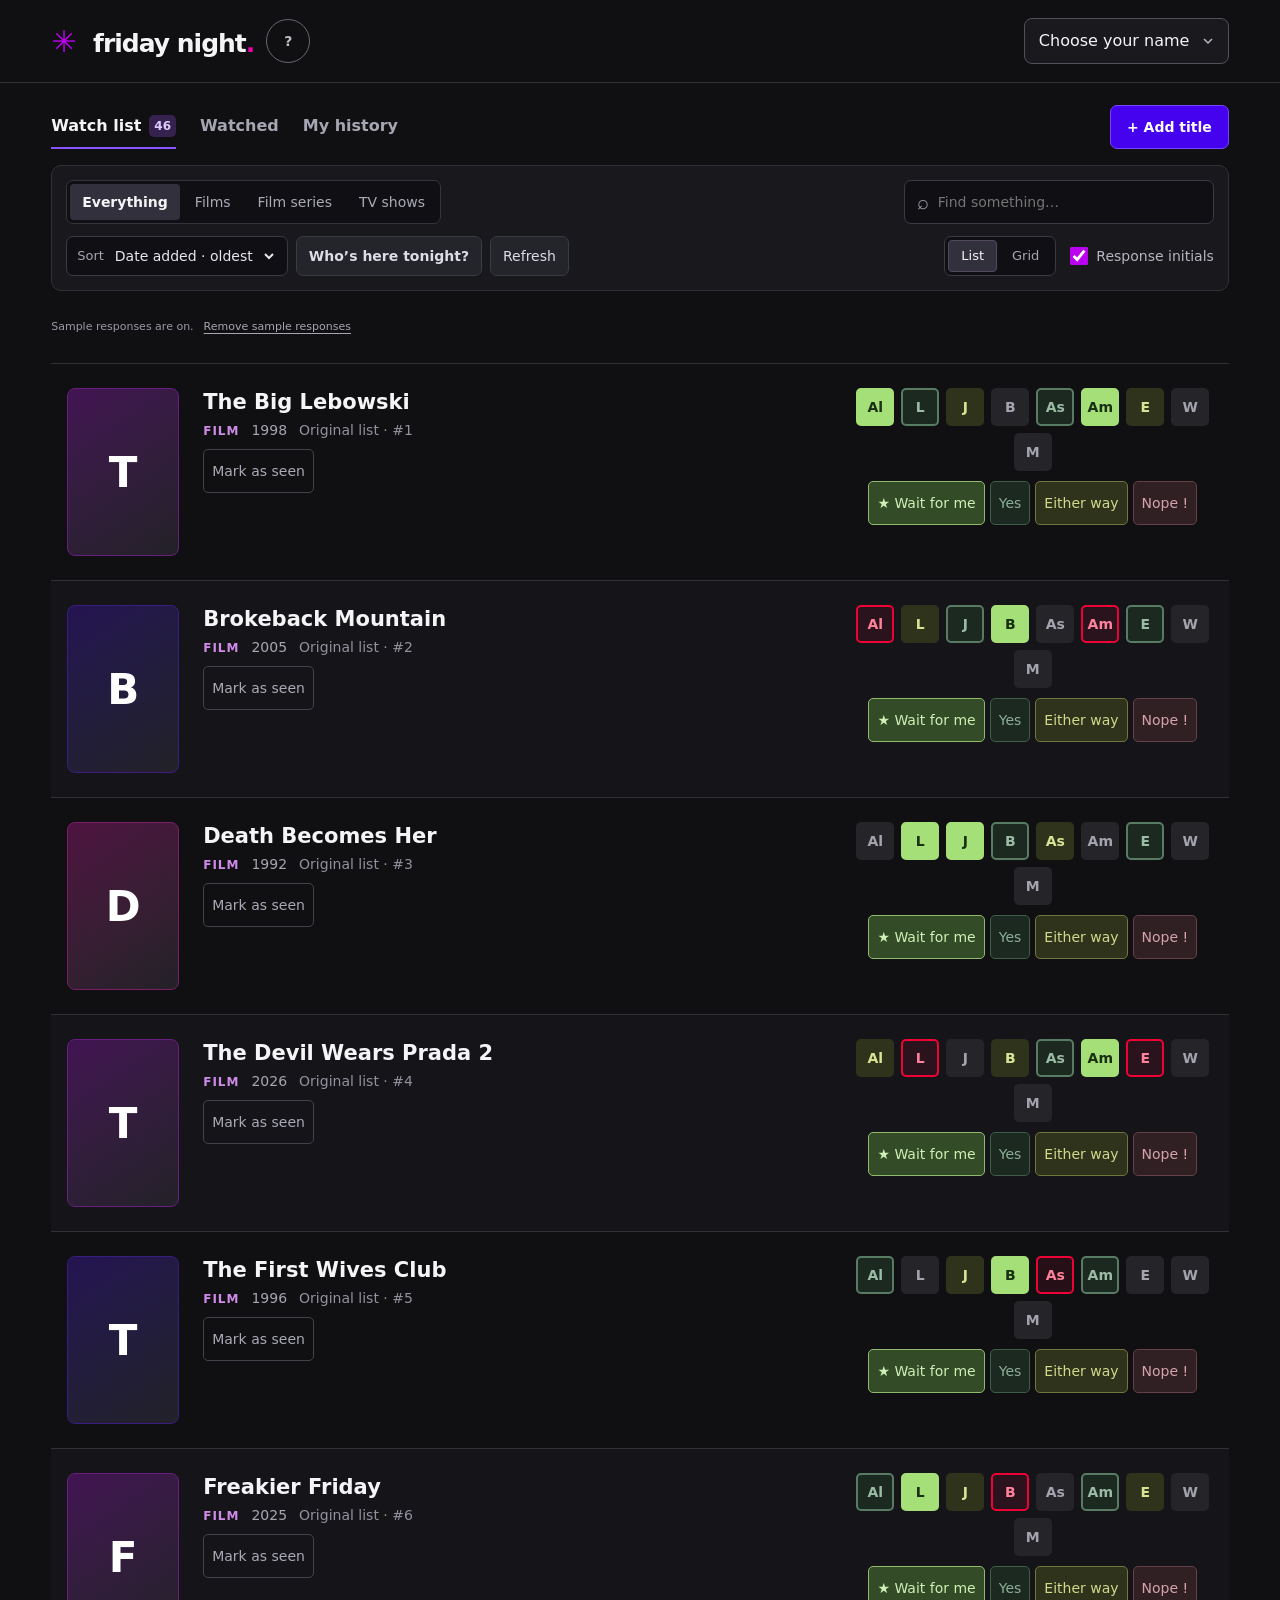
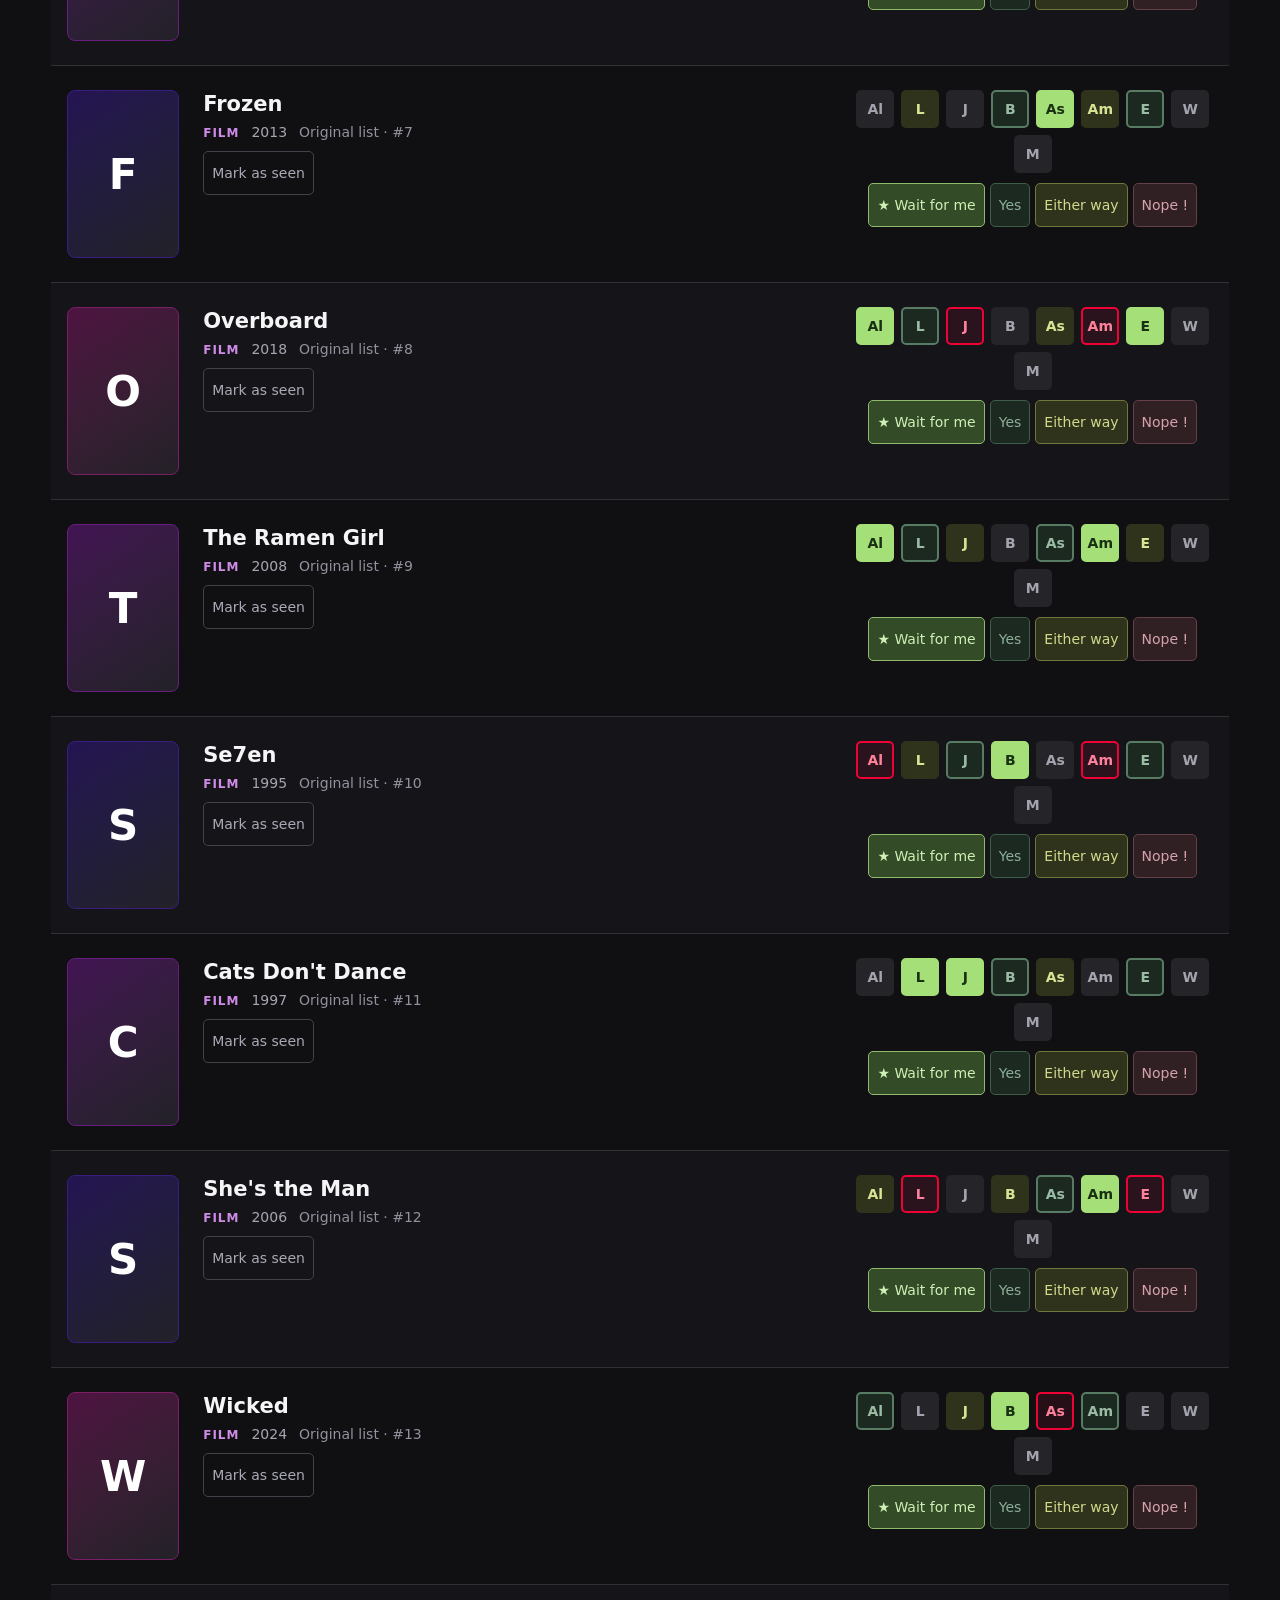
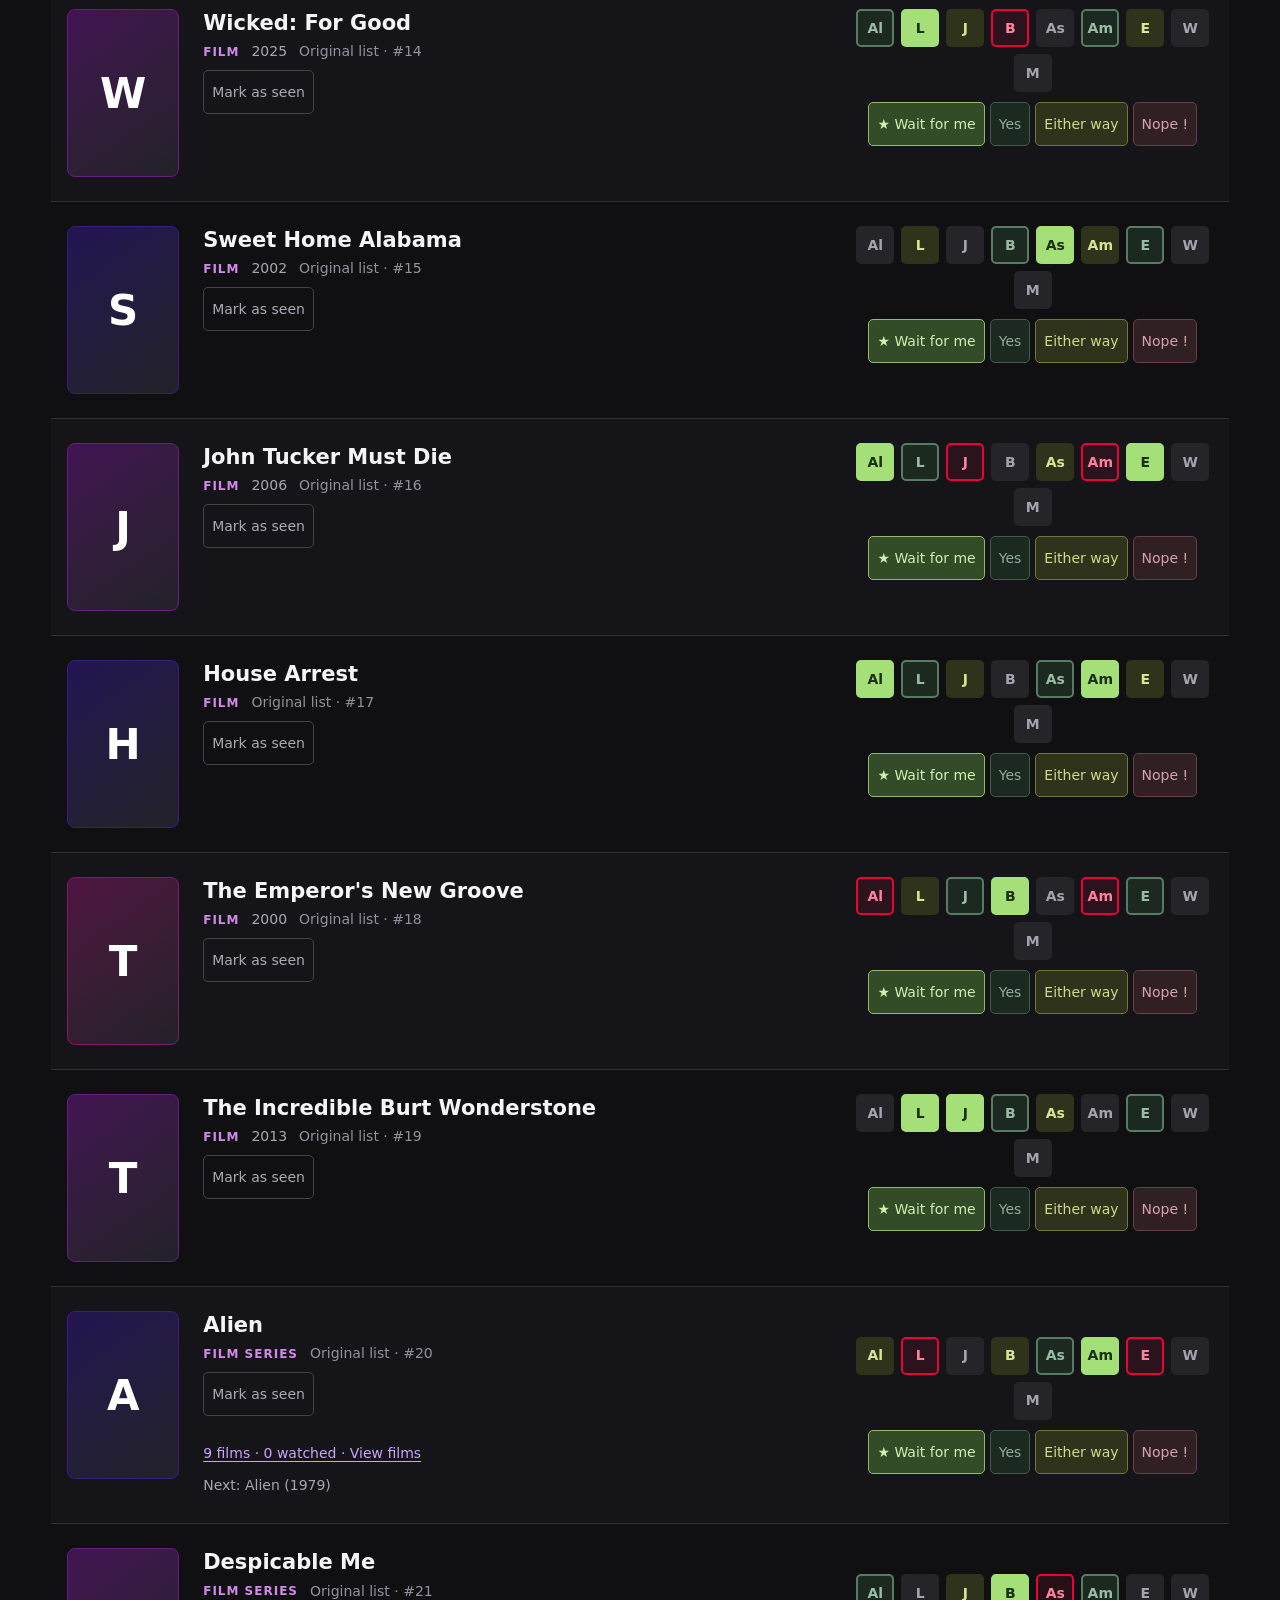
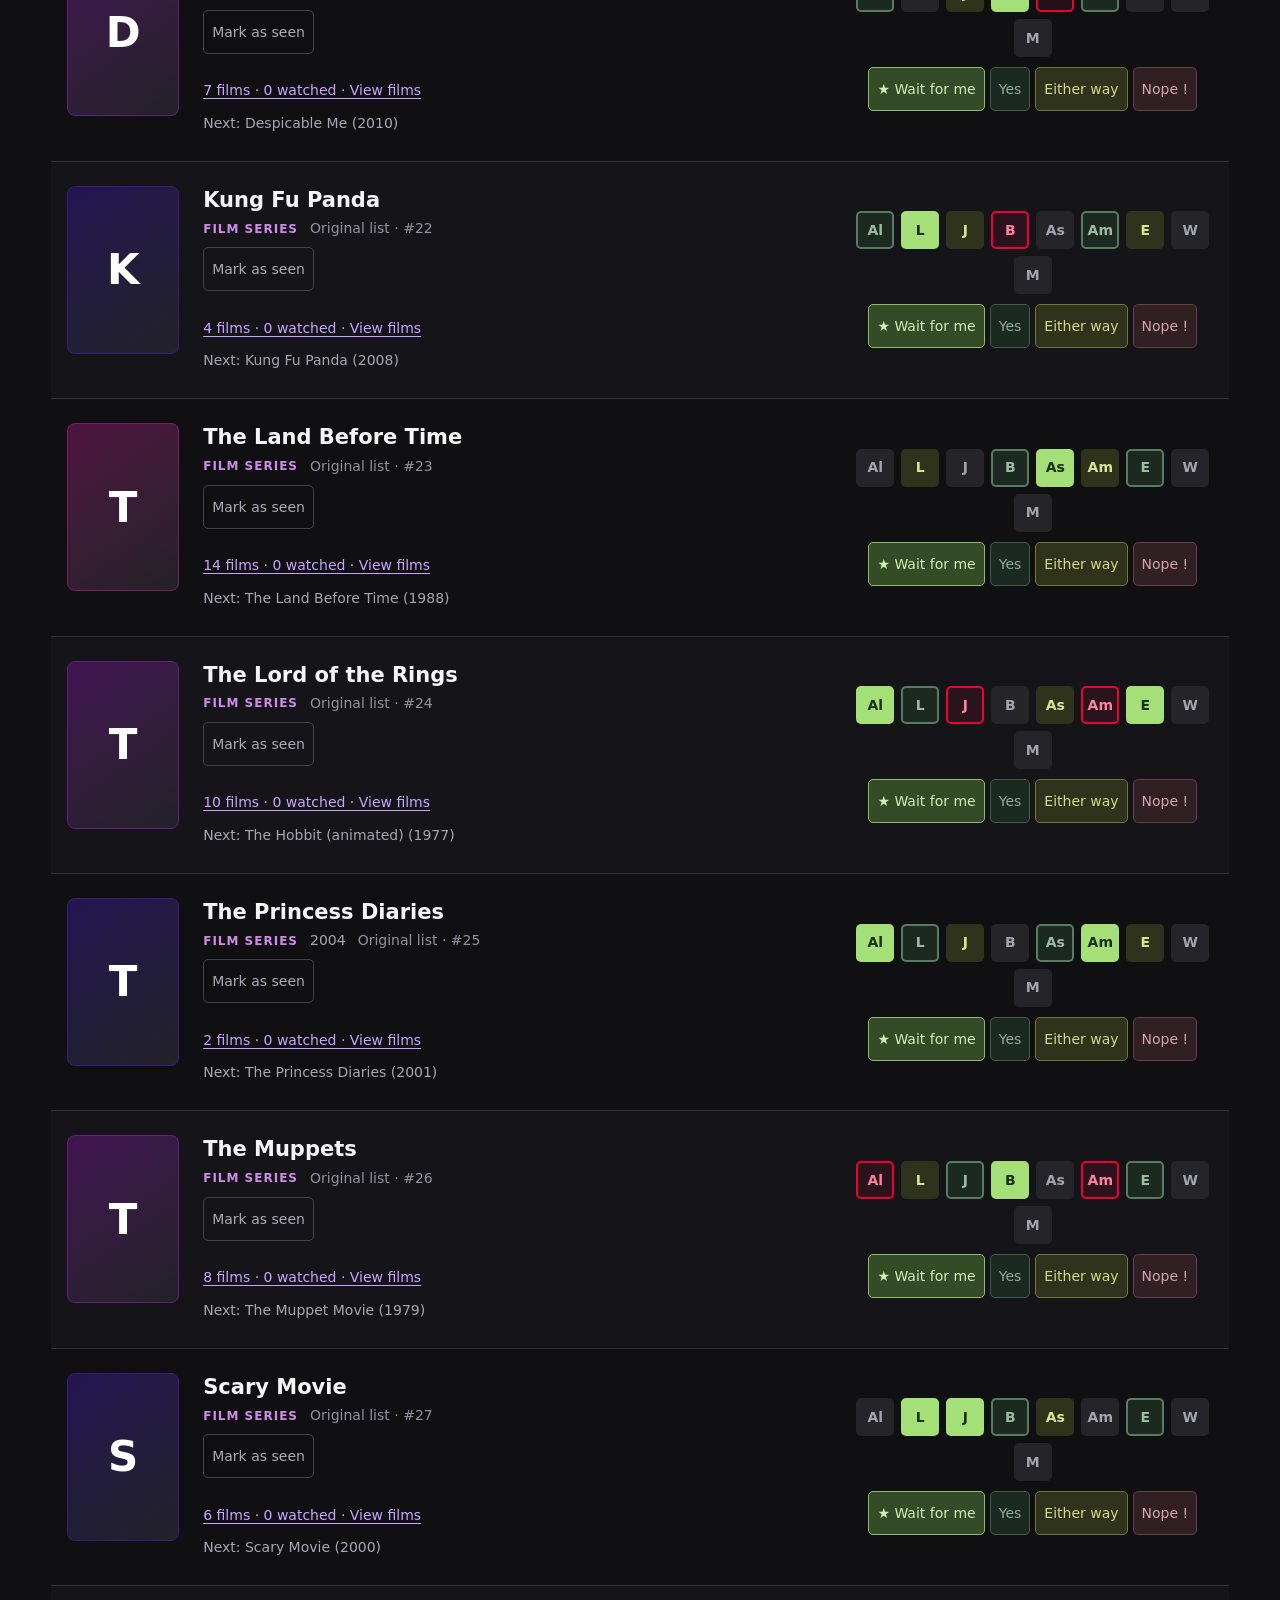
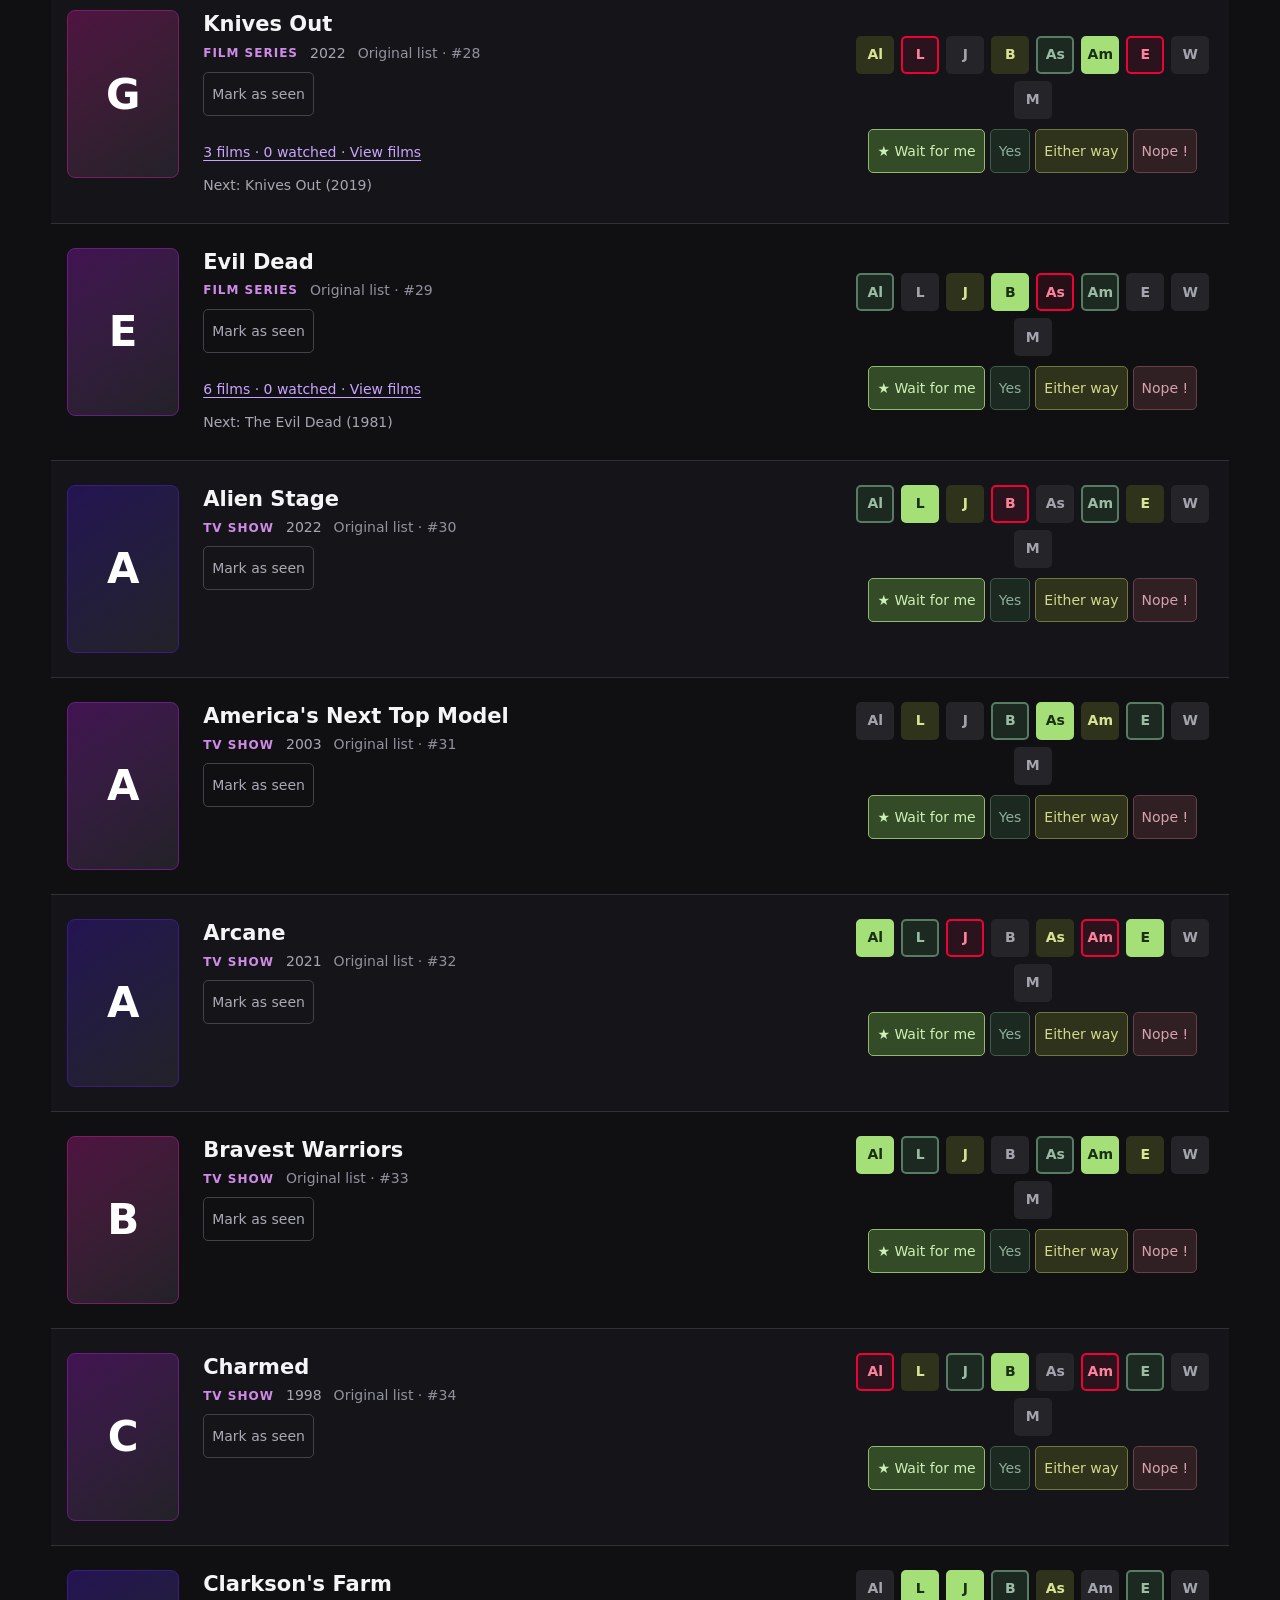
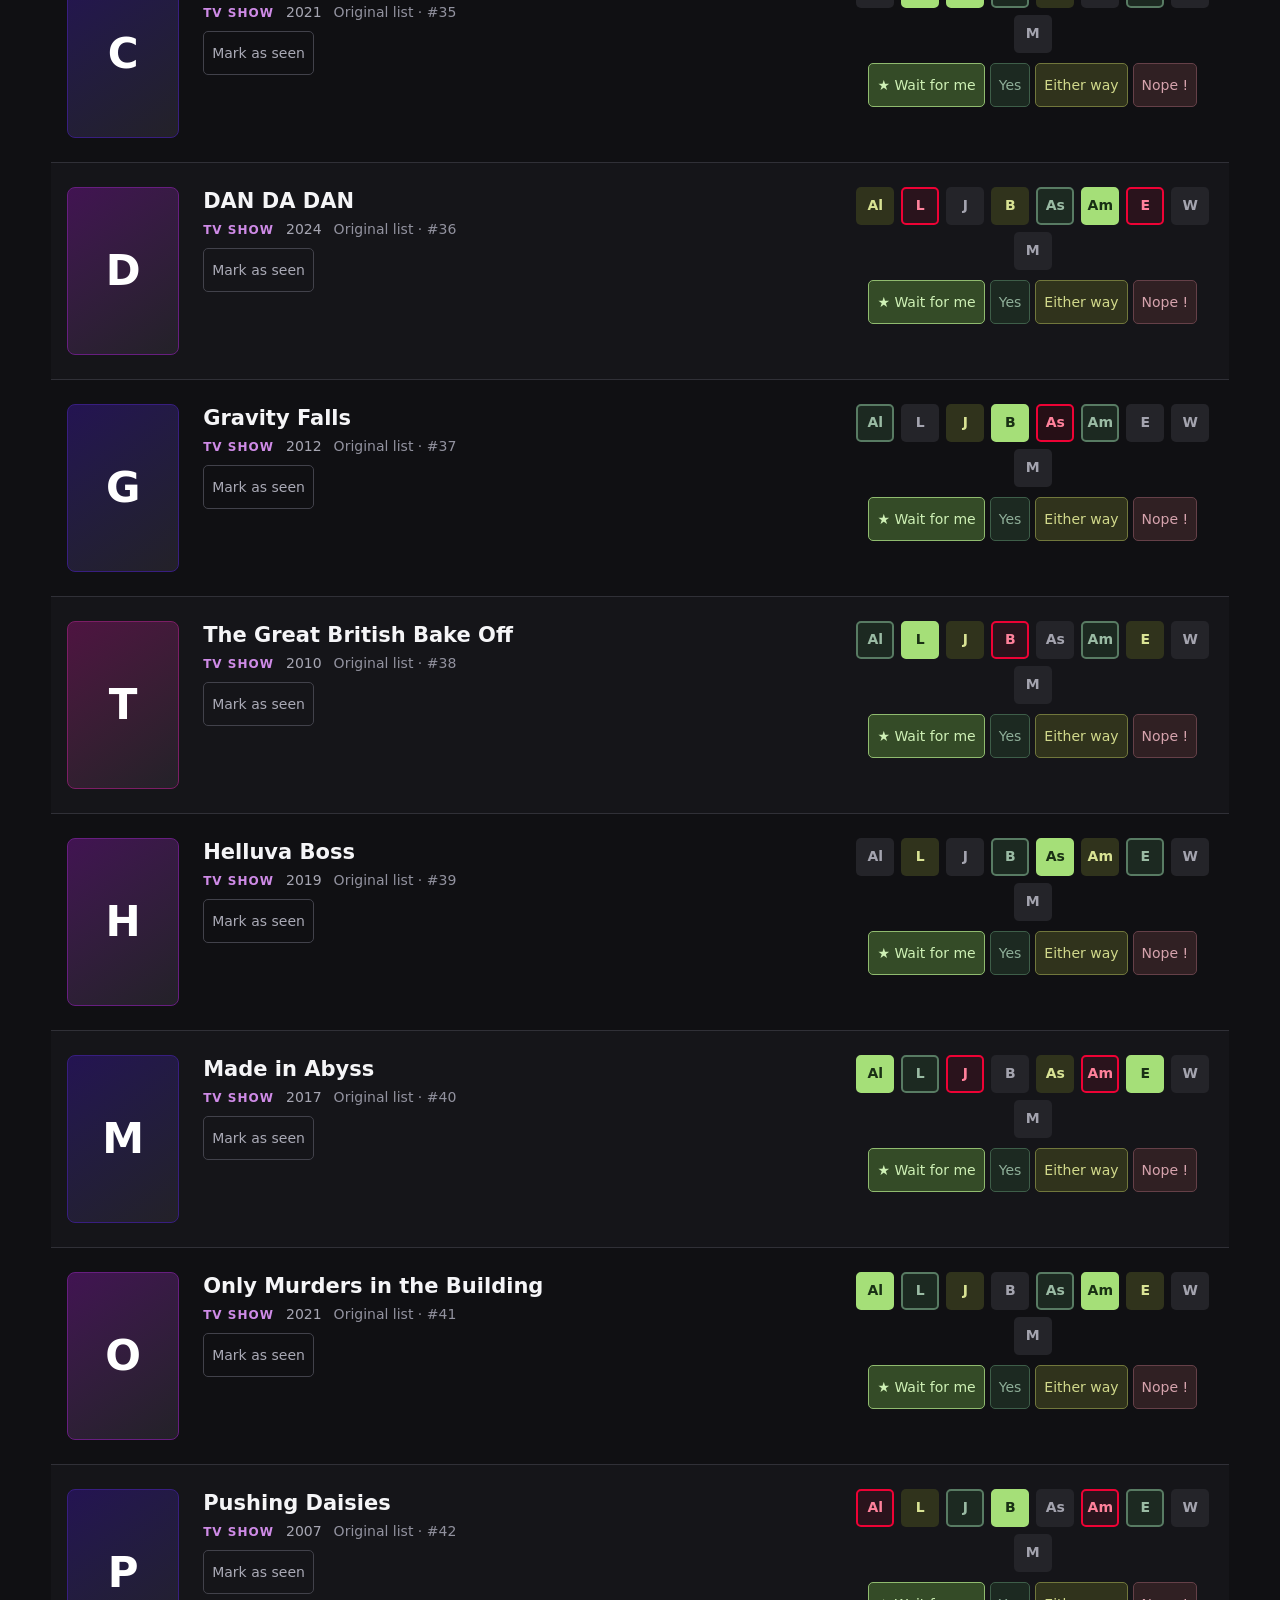
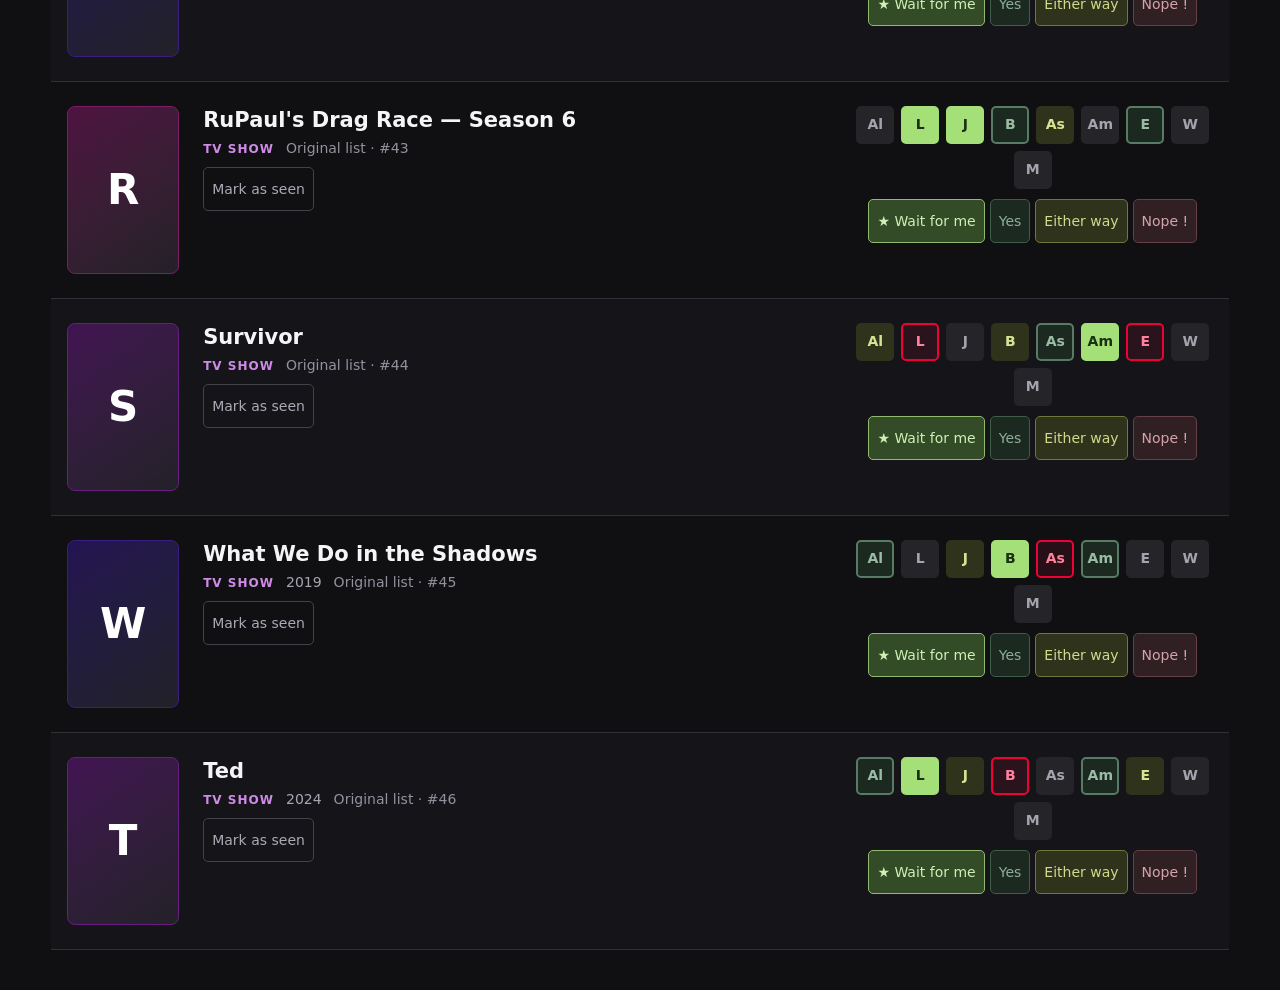
<file: index.html>
<!doctype html>
<html lang="en">
<head>
  <meta charset="utf-8"><meta name="viewport" content="width=device-width, initial-scale=1">
  <meta name="theme-color" content="#171b19">
  <title>Friday Night · The watch list</title>
  <link rel="stylesheet" href="style.css">
  <script src="config.js" defer></script><script src="seed.js" defer></script><script src="series.js" defer></script><script src="app.js" defer></script>
</head>
<body>
  <header class="topbar"><div class="brand-group"><a class="brand" href="./"><span class="brand-icon">✳</span> friday night<span class="brand-dot">.</span></a><button id="help-button" class="help-button" aria-label="What do the responses mean?" aria-haspopup="dialog">?</button></div><select id="identity" class="quiet" aria-label="Choose your name"><option value="">Choose your name</option><option>Alex</option><option>Lyss</option><option>Julie</option><option>Blue</option><option>Ashe</option><option>Amanda</option><option>Emi</option><option>Wils</option><option>Michelle</option></select></header>
  <main>
    <section class="library" aria-label="Watch list">
      <div class="section-heading"><nav class="view-tabs" aria-label="Library view"><button data-view="browse" aria-pressed="true">Watch list <span id="count"></span></button><button data-view="watched" aria-pressed="false">Watched</button><button data-view="personal" aria-pressed="false">My history</button></nav><div class="heading-actions"><button id="add-button" class="primary">+ Add title</button></div></div>
      <div class="library-controls">
        <div class="search-row"><label class="search"><span>⌕</span><input id="search" type="search" placeholder="Find something…" aria-label="Search the list"></label><button id="filters-toggle" type="button" class="secondary" aria-expanded="false" aria-controls="filters-panel">Filters</button></div>
        <div id="filters-panel" class="filters-panel">
          <div class="tabs" role="group" aria-label="Title type"><button data-type="all" aria-pressed="true">Everything</button><button data-type="movie" aria-pressed="false">Films</button><button data-type="series" aria-pressed="false">Film series</button><button data-type="tv" aria-pressed="false">TV shows</button></div>
          <div class="filter-row"><label>Sort <select id="sort"><option value="newest">Date added · newest</option><option value="oldest" selected>Date added · oldest</option><option value="title">Title · A–Z</option><option value="interest">Group interest</option><option value="unanswered">Not responded</option></select></label><button id="tonight-button" class="secondary" aria-expanded="false" aria-controls="tonight-panel">Who’s here tonight?</button><button id="refresh" class="text-button">Refresh</button></div>
      <div id="tonight-panel" class="tonight-panel" hidden><button id="attendees-all" class="secondary">Select all</button> <button id="attendees-main" class="secondary">Main group</button> <button id="attendees-none" class="secondary">Clear selection</button><div id="attendees"></div><button id="tonight-apply" class="primary">Apply</button></div>
          <div class="display-options" aria-label="Display options"><div class="layout-options" role="group" aria-label="Card layout"><button id="layout-list" type="button" aria-pressed="true">List</button><button id="layout-grid" type="button" aria-pressed="false">Grid</button></div><label class="initials-option"><input id="show-initials" type="checkbox" checked> Response initials</label></div>
        </div>
      </div>

      <p id="grid-hint" class="hint" hidden>Open a card for details, responses, and watch history.</p><div id="sample-notice" class="sample-notice" hidden>Sample responses are on. <button id="remove-samples" class="text-button">Remove sample responses</button></div><p id="tonight-status" class="filter-status" role="status" hidden></p><div id="grid" class="grid"></div><p id="empty" class="empty" hidden>No titles here yet. Try a different filter or add something new.</p>
    </section>

  </main>
  <dialog id="join-dialog"><form id="join-form"><button type="button" class="close" data-close aria-label="Close">×</button><p class="eyebrow">TAKE YOUR SEAT</p><h2>Who’s watching?</h2><p>Choose your name. No account needed.</p><label>Your name<select id="name" required><option value="">Choose your name</option><option>Alex</option><option>Lyss</option><option>Julie</option><option>Blue</option><option>Ashe</option><option>Amanda</option><option>Emi</option><option>Wils</option><option>Michelle</option></select></label><label id="code-label">Group code<input id="code" type="password" autocomplete="off" maxlength="100" placeholder="Ask the group host"></label><p id="join-error" class="error" role="alert"></p><div class="join-actions"><button class="primary" type="submit">Let me in</button><button type="button" id="leave" class="text-button">Forget this device’s name & code</button></div></form></dialog>
  <dialog id="add-dialog"><button class="close" data-close aria-label="Close">×</button><p class="eyebrow">WATCH LIST</p><h2 id="add-heading">Add a title</h2><p>Search as you type, or paste titles below. Choose Film series to add a collection and its film checklist.</p><form id="lookup-form" class="lookup"><input id="lookup" aria-label="Title to look up" placeholder="A title you’ve been meaning to watch…" maxlength="200" required><select id="add-type" aria-label="Type"><option value="movie">Film</option><option value="series">Film series</option><option value="tv">TV show</option></select><button type="submit" class="secondary">Search titles</button></form><p id="lookup-status" class="hint" role="status"></p><div id="results"></div><form id="quick-form"><label id="quick-label">Titles — one per line<textarea id="quick-titles" rows="4" maxlength="10000" placeholder="The Big Lebowski&#10;Pushing Daisies&#10;Alien (rewatch)" required></textarea></label><button id="quick-submit" class="primary" type="submit">Add to the list</button></form><div id="match-queue" hidden><p id="match-queue-status" class="hint" role="status"></p><button id="skip-match" type="button" class="secondary">Skip this title</button></div><p id="add-error" class="error" role="alert"></p></dialog>
  <dialog id="help-dialog" aria-labelledby="help-title"><button class="close" data-close aria-label="Close">×</button><h2 id="help-title">What’s your pick?</h2><dl class="response-guide"><div><dt class="guide-no">Nope !</dt><dd>I don’t want to watch this.</dd></div><div><dt class="guide-idc">Either way</dt><dd>I’ll watch it. I don’t mind either way.</dd></div><div><dt class="guide-yes">Yes</dt><dd>I want to watch it, but I’m okay with missing it.</dd></div><div><dt class="guide-absolutely">★ Wait for me</dt><dd>Keep this off tonight's list when I am absent.</dd></div></dl><p class="hint">Grey initials mean no answer yet. Choose who’s joining and click Apply: only selected people are shown. Titles are hidden if someone selected answered Nope ! or an absent friend chose Wait for me.</p><section aria-label="Credits"><h3>Credits</h3><p class="hint">Metadata from <a href="https://www.themoviedb.org/" target="_blank" rel="noopener">TMDB</a>. This product uses the TMDB API but is not endorsed or certified by TMDB.</p></section><button id="forget-device" class="text-button" type="button">Forget this device&#8217;s name &amp; code</button></dialog>
  <dialog id="detail-dialog"><button class="close" data-close aria-label="Close">×</button><div id="detail-content"></div></dialog>
  <div id="toast" role="status" class="toast" hidden></div>
</body>
</html>
</file>
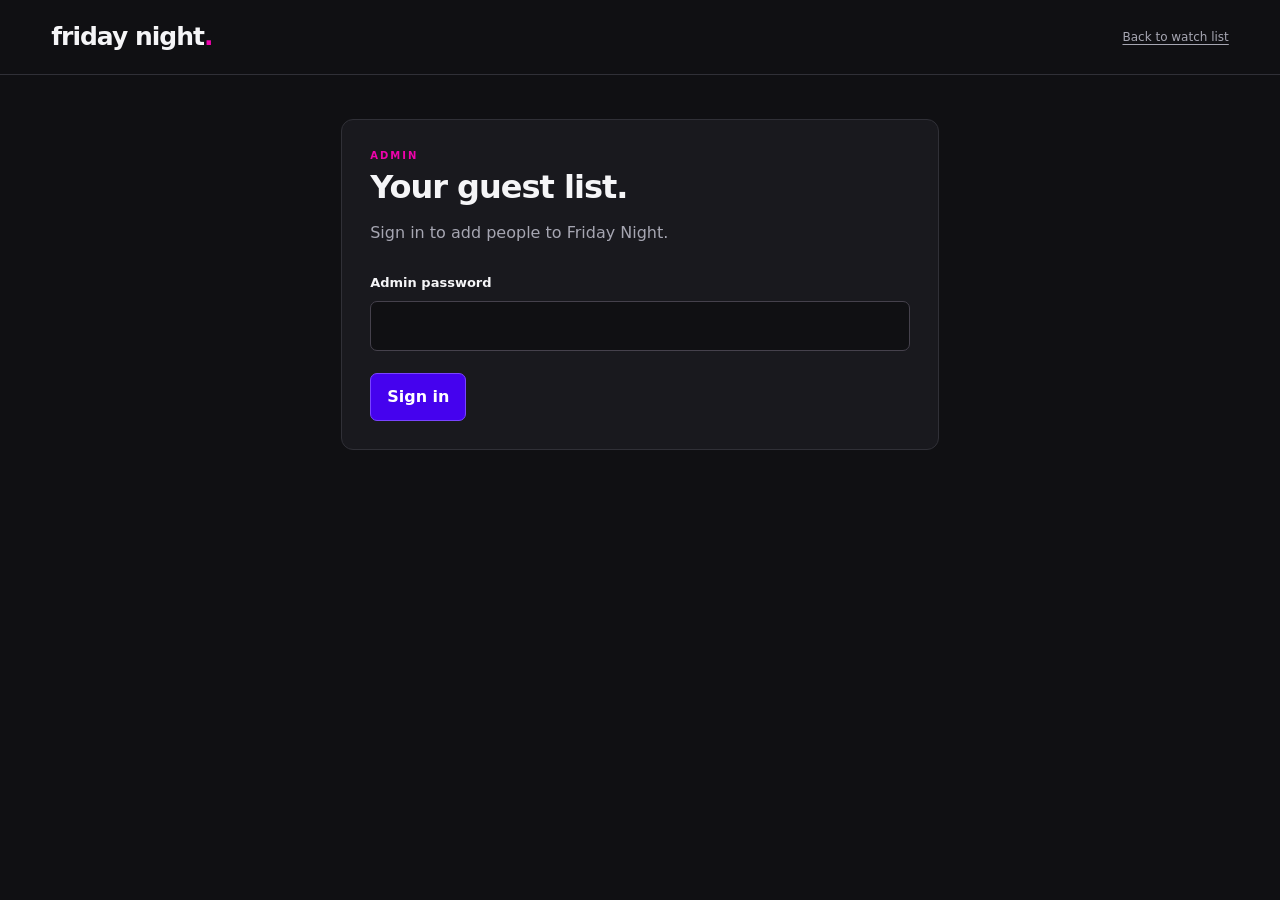
<file: admin/index.html>
<!doctype html>
<html lang="en">
<head>
  <meta charset="utf-8"><meta name="viewport" content="width=device-width, initial-scale=1">
  <meta name="robots" content="noindex,nofollow">
  <title>Friday Night · Admin</title>
  <link rel="stylesheet" href="../style.css"><link rel="stylesheet" href="admin.css">
  <script src="../config.js" defer></script><script src="admin.js" defer></script>
</head>
<body>
  <header class="topbar"><a class="brand" href="../">friday night<span class="brand-dot">.</span></a><a href="../" class="back-link">Back to watch list</a></header>
  <main class="admin-main">
    <section id="login-panel" class="admin-panel" aria-labelledby="login-title">
      <p class="eyebrow">ADMIN</p><h1 id="login-title">Your guest list.</h1>
      <p class="intro">Sign in to add people to Friday Night.</p>
      <form id="admin-login">
        <label for="admin-password">Admin password</label>
        <input id="admin-password" name="password" type="password" autocomplete="current-password" required maxlength="72">
        <button type="submit" class="primary">Sign in</button>
      </form>
      <p id="login-error" class="error" role="alert"></p>
    </section>
    <section id="manage-panel" hidden aria-labelledby="people-title">
      <div class="admin-heading"><div><p class="eyebrow">ADMIN</p><h1 id="people-title">People <span id="people-count"></span></h1></div><button id="admin-logout" class="secondary">Sign out</button></div>
      <form id="add-person" class="admin-panel">
        <label for="person-name">Add someone</label>
        <div class="add-person-row"><input id="person-name" name="name" type="text" autocomplete="off" maxlength="40" placeholder="Their name" required><button type="submit" class="primary">Add person</button></div>
        <p id="people-error" class="error" role="alert"></p>
        <p id="people-status" class="admin-status" role="status"></p>
      </form>
      <ul id="people-list" class="admin-people" aria-label="People on the watch list"></ul>
      <details class="admin-panel password-settings"><summary>Change admin password</summary>
        <form id="change-password">
          <label for="new-password">New password</label><input id="new-password" type="password" autocomplete="new-password" minlength="12" maxlength="72" required>
          <label for="confirm-password">Confirm password</label><input id="confirm-password" type="password" autocomplete="new-password" minlength="12" maxlength="72" required>
          <p class="hint">At least 12 characters. Keep this separate from the group code.</p>
          <button class="primary" type="submit">Save password</button>
          <p id="password-error" class="error" role="alert"></p><p id="password-status" class="admin-status" role="status"></p>
        </form>
      </details>
    </section>
  </main>
</body>
</html>
</file>
<file: style.css>
:root{color-scheme:dark;--bg:#101013;--surface:#19191e;--ink:#f5f5f7;--muted:#a6a6b2;--line:#303037;--purple:#ba02ee;--pink:#ee02ab;--yellow:#eebb02}*{box-sizing:border-box}[hidden]{display:none!important}body{margin:0;background:var(--bg);color:var(--ink);font:14px/1.5 system-ui,-apple-system,BlinkMacSystemFont,'Segoe UI',sans-serif}button,input,select,textarea{font:inherit}button,select{cursor:pointer}button:disabled{opacity:.5;cursor:wait}a{color:inherit;text-underline-offset:3px}button,input,select,textarea{color:var(--ink)}button:focus-visible,a:focus-visible,input:focus-visible,select:focus-visible,textarea:focus-visible{outline:2px solid var(--pink);outline-offset:4px}.topbar{max-width:1440px;margin:auto;padding:22px 4%;border-bottom:1px solid var(--line);display:flex;align-items:center;justify-content:space-between;gap:20px}.brand{font-size:25px;font-weight:850;text-decoration:none;letter-spacing:-1px}.brand-icon{color:var(--purple);margin-right:10px;font-size:30px}.brand-dot{color:var(--pink)}.quiet{background:var(--surface);border:1px solid #51515c;padding:10px 14px;border-radius:8px;max-width:200px}main{max-width:1440px;margin:auto;padding:0 4%}.section-heading{display:flex;justify-content:space-between;align-items:center;gap:20px;margin:30px 0 26px}.eyebrow{font-size:10px;font-weight:800;letter-spacing:2px;color:var(--pink);margin:0 0 6px}h2{font-size:32px;letter-spacing:-1px;line-height:1.2;margin:0}#count{font-size:13px;letter-spacing:0;background:#2b2132;border:1px solid #5b286c;color:#e4a6f5;vertical-align:middle;padding:4px 9px;border-radius:6px;margin-left:6px}.actions{display:flex;gap:10px}.primary,.secondary{border:1px solid var(--line);border-radius:7px;padding:11px 16px;font-weight:650}.primary{background:#4502ee;border-color:#7944ff;color:white}.primary:hover{background:#5c21ff}.secondary{background:#202026}.secondary:hover{border-color:var(--purple)}.toolbar{display:flex;justify-content:space-between;gap:20px;align-items:center;border-bottom:1px solid var(--line)}.tabs{display:flex;gap:26px}.tabs button{background:none;border:0;border-bottom:3px solid transparent;padding:13px 0;color:var(--muted);white-space:nowrap}.tabs button[aria-pressed=true]{border-color:var(--purple);color:white;font-weight:700}.search{display:flex;align-items:center;gap:9px;background:#1c1c22;border:1px solid var(--line);border-radius:6px;padding:5px 12px;margin-bottom:8px}.search span{font-size:22px;color:var(--muted)}.search input{background:none;border:0;width:190px;min-width:0;padding:3px}.filter-row{display:flex;align-items:center;flex-wrap:wrap;gap:20px;padding:16px 0 21px;font-size:12px;color:var(--muted)}.filter-row select{background:var(--bg);border:0;font-size:12px}.check-label{display:flex;align-items:center;gap:6px}input[type=checkbox]{accent-color:var(--purple)}.text-button{border:0;background:none;color:var(--muted);padding:5px 0;font-size:11px;text-decoration:underline;text-underline-offset:3px}.text-button:hover{color:white}.grid{display:flex;flex-direction:column;border-top:1px solid var(--line)}.card{display:grid;grid-template-columns:48px minmax(0,1fr);gap:18px;padding:20px 16px;border-bottom:1px solid var(--line)}.card:nth-child(even){background:#151519}.card:hover{background:#1c1922}.poster{width:48px;height:68px;border-radius:5px;overflow:hidden;display:grid;place-items:center;background:#25212d}.poster img{width:100%;height:100%;object-fit:cover}.poster.fallback{background:linear-gradient(145deg,color-mix(in srgb,var(--poster-color) 25%,#19191e),#232128);border:1px solid color-mix(in srgb,var(--poster-color) 40%,#303037)}.poster.fallback span{font-weight:800;font-size:24px;color:#fff}.card-body{display:grid;grid-template-columns:minmax(0,1fr) 340px;column-gap:28px;align-content:start}.card h3{font-size:17px;font-weight:700;margin:0 0 4px;line-height:1.4;overflow-wrap:anywhere;grid-column:1;grid-row:1}.meta{display:flex;align-items:center;flex-wrap:wrap;gap:12px;color:var(--muted);font-size:11px;grid-column:1;grid-row:2}.meta a{color:#c9a4ff;text-decoration:none}.type-label{font-size:9px;letter-spacing:1px;font-weight:750;color:#cf8be7}.description,.catalog-note,.warning{grid-column:1;font-size:12px;line-height:1.6;color:var(--muted);margin:8px 0 0}.description{display:-webkit-box;-webkit-line-clamp:2;-webkit-box-orient:vertical;overflow:hidden}.catalog-note{color:#92929e}.warning{color:var(--yellow)}.votes{grid-column:2;grid-row:2 / span 3;font-size:11px;color:var(--muted);margin-top:8px;line-height:1.7}.hold{color:var(--yellow)}.vote-controls{grid-column:2;grid-row:1;display:flex;gap:6px;align-items:start}.vote-controls button{border:1px solid #40404b;background:#222228;border-radius:5px;padding:8px 10px;font-size:11px;white-space:nowrap}.vote-controls button:hover{border-color:var(--purple)}.vote-controls button[aria-pressed=true]{background:#4502ee;border-color:#986cff;color:white}.vote-controls button[data-vote=hold][aria-pressed=true]{background:#eebb02;border-color:#eebb02;color:#161616}.card-bottom{grid-column:1/-1;display:flex;gap:20px;margin-top:7px}.tonight-panel{background:#211a29;border:1px solid #513061;padding:20px;border-radius:8px;margin-bottom:20px}.tonight-panel h3{margin:0}.tonight-panel p{color:var(--muted);font-size:12px}#attendees{display:flex;flex-wrap:wrap;gap:20px;margin:15px 0}.empty{padding:50px;text-align:center;color:var(--muted)}footer{display:flex;justify-content:space-between;gap:30px;border-top:1px solid var(--line);margin-top:35px;padding:22px 0;font-size:10px;color:var(--muted)}footer span:last-child{max-width:420px}dialog{background:#19191f;color:var(--ink);border:1px solid #484050;border-radius:12px;padding:32px;max-width:620px;width:calc(100% - 30px);max-height:90dvh}dialog::backdrop{background:#000b;backdrop-filter:blur(5px)}dialog p{color:var(--muted)}dialog label{display:block;margin:18px 0 12px;font-size:12px}dialog input,dialog select,dialog textarea{width:100%;background:#101014;border:1px solid #45414c;border-radius:6px;padding:12px;margin-top:7px}dialog textarea{resize:vertical}.close{position:absolute;right:15px;top:10px;border:0;background:none;font-size:28px;color:var(--muted)}.hint{font-size:11px}.error{color:#ff7390;font-size:12px}.lookup{display:grid;grid-template-columns:1fr 110px;gap:10px}.lookup button{grid-column:1/-1}.result{width:100%;text-align:left;background:#24212c;border:1px solid var(--line);padding:12px;margin:7px 0;border-radius:6px}.result small{display:block;color:var(--muted)}.toast{position:fixed;bottom:24px;left:50%;transform:translateX(-50%);background:#f5f5f7;color:#16161b;border-left:4px solid var(--purple);padding:13px 20px;border-radius:6px;max-width:90vw;z-index:10}
@media(max-width:900px){.card-body{grid-template-columns:minmax(0,1fr) 300px;column-gap:18px}.vote-controls button{padding:8px 6px;font-size:10px}}@media(max-width:680px){.topbar{padding:16px 5%;gap:10px}.brand{font-size:21px}.brand-icon{font-size:24px;margin-right:4px}.quiet{font-size:12px;max-width:155px;padding:9px}main{padding:0 5%}.section-heading{align-items:flex-start;flex-direction:column;margin-top:24px;gap:18px}h2{font-size:28px}.actions{width:100%;display:grid;grid-template-columns:1fr 1fr}.actions button{font-size:12px;padding:10px}.toolbar{flex-direction:column;align-items:stretch;gap:12px;border:0}.tabs{gap:24px;border-bottom:1px solid var(--line);overflow:auto}.tabs button{font-size:12px}.search{margin:0}.search input{width:100%}.filter-row{gap:12px;padding-bottom:18px}.card{grid-template-columns:34px minmax(0,1fr);gap:12px;padding:18px 4px}.poster{width:34px;height:49px}.poster.fallback span{font-size:19px}.card-body{display:flex;flex-direction:column;gap:0;min-width:0}.card h3{font-size:16px}.meta{margin-bottom:4px}.vote-controls{order:1;margin-top:12px;display:flex;flex-wrap:wrap}.vote-controls button{font-size:10px;padding:9px 8px}.votes{order:2;margin-top:8px}.card-bottom{order:3;gap:15px}.catalog-note{font-size:11px}.description{font-size:11px}footer{flex-direction:column;gap:12px}.lookup{grid-template-columns:1fr}dialog{padding:28px 20px}}
/* Browse, preferences, and history each have their own space. */
.topbar{padding-top:18px;padding-bottom:18px}.quiet{appearance:none;padding:10px 38px 10px 14px;min-width:190px;max-width:none;background:#19191e url("data:image/svg+xml,%3Csvg xmlns='http://www.w3.org/2000/svg' width='16' height='16' fill='none' stroke='%23b7b7c1' stroke-width='1.5'%3E%3Cpath d='m4 6 4 4 4-4'/%3E%3C/svg%3E") no-repeat right 12px center}.quiet:focus-visible{outline-offset:2px}.section-heading{margin:28px 0 22px}.view-tabs{display:flex;gap:5px;padding:4px;background:#202026;border:1px solid #303037;border-radius:9px;width:fit-content}.view-tabs button{background:none;border:0;color:#aaaab6;border-radius:6px;padding:9px 18px;font-weight:600}.view-tabs button[aria-pressed=true]{background:#4502ee;color:white}.view-hint{font-size:12px;color:var(--muted);margin:14px 0 22px}.filter-row{justify-content:flex-start}.filter-row #refresh{margin-left:auto}.card{padding:16px 12px;grid-template-columns:40px minmax(0,1fr);gap:16px}.poster{width:40px;height:56px}.card-body{grid-template-columns:minmax(0,1fr) 330px;row-gap:3px}.card h3{margin:0}.title-link{border:0;background:none;text-align:left;padding:0;color:var(--ink);font:inherit;cursor:pointer}.title-link:hover{color:#dc9aef}.meta{gap:12px;align-self:start}.added-date{color:#92929f}.votes{grid-row:1/4;align-self:center;margin:0;text-align:right}.series-summary{grid-column:1;font-size:11px;color:#be91cf}.series-summary:empty{display:none}.description{display:none}.vote-controls{grid-row:1/4;align-self:center}.history-actions{border-top:1px solid var(--line);margin-top:28px;padding-top:12px}.detail-meta{font-size:12px}.progress-heading,.film-row{display:grid;grid-template-columns:minmax(0,1fr) 65px 65px;gap:10px;align-items:center}.progress-heading{font-size:11px;color:var(--muted);margin:20px 0 8px}.progress-heading span:not(:first-child){text-align:center}.film-row{padding:12px 0;border-top:1px solid var(--line)}.film-row b{font-size:13px;font-weight:600}.film-row small{display:block;color:var(--muted);font-size:11px}.film-row label{margin:0;text-align:center}.film-row input{width:18px;height:18px;margin:0;cursor:pointer}.sr-only{position:absolute;width:1px;height:1px;padding:0;margin:-1px;overflow:hidden;clip:rect(0,0,0,0);white-space:nowrap;border:0}.grid{margin-bottom:40px}#detail-dialog{max-width:740px}#detail-content h2{padding-right:20px}
@media(max-width:680px){.quiet{min-width:0;width:165px;padding-left:11px;padding-right:30px;font-size:12px}.brand{font-size:19px}.topbar{padding-left:4%;padding-right:4%;gap:8px}.brand-icon{display:none}.section-heading{margin:23px 0 18px}.view-tabs{width:100%}.view-tabs button{flex:1;font-size:12px;padding:9px 6px}.card{grid-template-columns:30px minmax(0,1fr);gap:12px;padding:15px 3px}.poster{width:30px;height:44px}.card-body{display:flex}.votes{text-align:left;margin-top:6px}.series-summary{margin-top:4px}.vote-controls{align-self:stretch;margin-top:9px}.meta{gap:9px;font-size:10px}.card h3{font-size:15px}.progress-heading,.film-row{grid-template-columns:minmax(0,1fr) 45px 45px;gap:6px}}
/* Responses sit above their matching preference button. */
.card-body{grid-template-columns:minmax(0,1fr) 360px;column-gap:28px}.vote-controls.response-panel{display:grid;grid-template-columns:repeat(3,minmax(0,1fr));gap:8px;grid-column:2;grid-row:1 / span 5;margin:0;align-self:center}.response-column{display:flex;flex-direction:column;gap:9px;min-width:0}.responders{display:flex;flex-wrap:wrap;align-content:flex-end;justify-content:center;gap:5px;min-height:29px;flex:1}.person-response{display:inline-flex;align-items:center;justify-content:center;padding:3px 7px;font-size:11px;line-height:1.5;font-weight:650;border:1px solid var(--response-border);border-radius:5px;background:var(--response-bg);color:var(--response-text)}.response-pass{--response-bg:#ee023518;--response-border:#ee02356b;--response-text:#ff819b}.response-interested{--response-bg:#35ee0212;--response-border:#35ee0257;--response-text:#83ed69}.response-hold{--response-bg:#ba02ee20;--response-border:#ba02ee80;--response-text:#e0a0f5}.no-response{color:#646470;font-size:12px}.response-panel .response-column button{width:100%;font-size:11px;white-space:nowrap;padding:8px 4px;border-color:var(--response-border);background:var(--response-bg);color:var(--response-text)}.response-panel .response-column button:hover{border-color:var(--response-text)}.response-panel button[data-vote=pass][aria-pressed=true]{background:#ee0235;color:white;border-color:#ff819b}.response-panel button[data-vote=interested][aria-pressed=true]{background:#35ee02;color:#101510;border-color:#83ed69}.response-panel button[data-vote=hold][aria-pressed=true]{background:#ba02ee;color:white;border-color:#e0a0f5}.response-panel button[aria-pressed=true]{box-shadow:0 0 0 1px var(--response-text);font-weight:750}.response-panel button:disabled{cursor:default;opacity:1}.filter-row{gap:18px}.filter-row #tonight-button{font-size:12px;padding:8px 12px}.sample-notice{display:flex;align-items:center;gap:10px;flex-wrap:wrap;color:#9a9aa8;font-size:11px;padding:0 0 14px}.sample-notice .text-button{font-size:11px}.filter-status{font-size:12px;color:#d5b6e2;margin:0 0 14px}.warning{color:#d5a4e7}.actions{display:flex}.tonight-panel .secondary{font-size:12px;padding:7px 12px}
@media(max-width:900px){.card-body{grid-template-columns:minmax(0,1fr) 320px;column-gap:18px}.response-panel .response-column button{font-size:10px}}@media(max-width:680px){.card-body{display:flex}.vote-controls.response-panel{width:100%;margin-top:12px;gap:6px;order:3}.response-panel .response-column button{font-size:10px;padding:9px 2px}.person-response{font-size:10px;padding:3px 5px}.responders{gap:4px}.filter-row{gap:12px}.filter-row #refresh{margin-left:0}.sample-notice{gap:5px}.actions{width:auto}.section-heading{flex-direction:row;align-items:center}.view-tabs{width:fit-content}.view-tabs button{padding:9px 18px}.series-summary{order:2}}
.view-tabs button{flex:none;white-space:nowrap}
.view-tabs{margin-bottom:20px}
.vote-controls.response-panel{display:flex;flex-direction:column;align-items:stretch;gap:10px}.people-responses{display:flex;justify-content:center;align-items:center;flex-wrap:wrap;gap:7px}.people-responses .person-response{position:relative;width:32px;height:32px;padding:0;border-width:2px;border-radius:5px;font-size:13px;font-weight:750;cursor:help}.people-responses .response-pass{border-color:#ee0235;color:#ff819b}.people-responses .response-interested{border-color:#35ee02;color:#83ed69}.people-responses .response-hold{border-color:#ba02ee;color:#e0a0f5}.person-response:focus-visible{outline:2px solid white;outline-offset:3px}.person-response::after{content:attr(data-label);position:absolute;bottom:calc(100% + 8px);left:50%;transform:translateX(-50%);background:#f5f5f7;color:#17171c;border-radius:5px;padding:6px 9px;white-space:nowrap;font-size:11px;font-weight:500;z-index:3;opacity:0;pointer-events:none}.person-response:hover::after,.person-response:focus::after{opacity:1}.response-buttons{display:grid;grid-template-columns:repeat(3,minmax(0,1fr));gap:7px}.response-panel .response-buttons button{background:#222228;border:1px solid #40404b;color:#eeeef2;padding:8px 5px;font-size:11px;white-space:nowrap}.response-panel .response-buttons button:hover{border-color:#aaaab6}.response-panel .response-buttons button[data-vote=pass][aria-pressed=true]{background:#ee0235;color:white;border-color:#ff819b}.response-panel .response-buttons button[data-vote=interested][aria-pressed=true]{background:#35ee02;color:#101510;border-color:#83ed69}.response-panel .response-buttons button[data-vote=hold][aria-pressed=true]{background:#ba02ee;color:white;border-color:#e0a0f5}.response-panel button[aria-pressed=true]{box-shadow:none}@media(max-width:680px){.response-panel .response-buttons button{font-size:10px;padding:9px 2px}.people-responses{gap:6px}.people-responses .person-response{width:29px;height:29px;font-size:12px}}
.section-heading .view-tabs{margin-bottom:0;gap:4px}.section-heading .view-tabs button{display:inline-flex;align-items:center;justify-content:center;gap:8px;padding:8px 12px;line-height:20px}.view-tabs #count{display:inline-flex;align-items:center;justify-content:center;min-width:24px;height:20px;margin:0;padding:0 5px;border:0;background:#ffffff20;color:inherit;font-size:11px;line-height:1;border-radius:4px}.section-heading{gap:10px}@media(max-width:680px){.section-heading .view-tabs button{padding:8px 10px}.section-heading #add-button{padding:10px;font-size:12px}}
.response-buttons button[data-vote=interested]{--button-bg:#1d2c21;--button-border:#395c40;--button-text:#a2c9aa;--button-selected:#304e37;--button-selected-border:#7aaa86}.response-buttons button[data-vote=pass]{--button-bg:#302023;--button-border:#654048;--button-text:#d6a3ad;--button-selected:#543139;--button-selected-border:#b97d89}.response-buttons button[data-vote=hold]{--button-bg:#2b2134;--button-border:#59436b;--button-text:#c5acd9;--button-selected:#483355;--button-selected-border:#a184b8}.response-panel .response-buttons button[data-vote]{background:var(--button-bg);border-color:var(--button-border);color:var(--button-text)}.response-panel .response-buttons button[data-vote]:hover{background:var(--button-selected);border-color:var(--button-selected-border)}.response-panel .response-buttons button[data-vote][aria-pressed=true]{background:var(--button-selected);border-color:var(--button-selected-border);color:var(--button-text);box-shadow:inset 0 0 0 1px var(--button-selected-border)}
.people-responses .response-unanswered{background:#242429;border-color:#55555f;color:#a4a4af}
.response-buttons{display:flex;justify-content:center;gap:6px}.response-panel .response-buttons button[data-vote]{width:auto;min-height:28px;padding:4px 10px;font-size:11px;line-height:18px}@media(max-width:680px){.response-panel .response-buttons button[data-vote]{padding:4px 9px;font-size:10px}}
/* Positive responses share green, with a clear difference in brightness. */
.response-buttons button[data-vote=interested]{--button-bg:#1c2921;--button-border:#3e5e49;--button-text:#8eae98;--button-selected:#2d4435;--button-selected-border:#789b83}.response-buttons button[data-vote=hold]{--button-bg:#203b23;--button-border:#5a9756;--button-text:#b0e89b;--button-selected:#355b30;--button-selected-border:#9cd783}.people-responses .response-interested{background:#1c2921;border-color:#587b63;color:#9abbA4}.people-responses .response-hold{background:#284522;border-color:#94d977;color:#c3f4ad}
/* Absolutely is filled and starred; Yes remains a subdued outline. */
.people-responses .response-hold{background:#a5df78;border-color:#c4f39d;color:#193014;font-weight:850}.people-responses .response-hold::before{content:'★';position:absolute;top:-9px;right:-5px;font-size:11px;line-height:15px;width:15px;height:15px;border-radius:50%;background:#c4f39d;color:#193014;border:1px solid #101013}.response-buttons button[data-vote=hold]{--button-bg:#344b27;--button-border:#90bb6f;--button-text:#cef0b5;--button-selected:#a5df78;--button-selected-border:#c4f39d}.response-panel .response-buttons button[data-vote=hold]::before{content:'★ ';}.response-panel .response-buttons button[data-vote=hold][aria-pressed=true]{background:#a5df78;border-color:#c4f39d;color:#193014}.tonight-panel{padding:16px}#attendees{margin:18px 0}#tonight-apply{display:block;margin-left:auto;padding:8px 22px;font-size:12px}
.response-buttons button[data-vote=idc]{--button-bg:#30331c;--button-border:#71773c;--button-text:#d1d98b;--button-selected:#50572b;--button-selected-border:#b4c066}.people-responses .response-idc{background:#30331c;border-color:#a1ad54;color:#d9e394}.response-buttons{gap:5px}@media(max-width:680px){.response-panel .response-buttons button[data-vote]{padding:4px 6px}}
.brand-group{display:flex;align-items:center;gap:12px;min-width:0}.help-button{display:grid;place-items:center;flex-shrink:0;width:25px;height:25px;border:1px solid #666671;border-radius:50%;background:transparent;color:#bdbdc8;padding:0;font-size:14px;line-height:1;font-weight:700}.help-button:hover{background:#292930;color:white;border-color:#aaaab6}#help-dialog{max-width:510px}#help-title{padding-right:20px;font-size:27px}.response-guide{margin:25px 0}.response-guide>div{padding:13px 0;border-bottom:1px solid var(--line)}.response-guide dt{font-weight:750;font-size:14px}.response-guide dd{margin:5px 0 0;color:#c0c0cb;font-size:13px}.guide-no{color:#d6a3ad}.guide-idc{color:#d1d98b}.guide-yes{color:#8eae98}.guide-absolutely{color:#c4f39d}@media(max-width:680px){.brand-group{gap:7px}.brand{font-size:18px}.help-button{width:22px;height:22px;font-size:12px}.quiet{width:150px}}
.people-responses .response-hold::before{content:none}.people-responses .response-hold{background:#a5df78;border-color:#a5df78;color:#193014}
.saved-response{display:flex;align-items:center;justify-content:center;gap:12px;min-height:28px;color:var(--response-text,#bdbdc8);font-size:11px}.saved-response.response-hold{color:#bce99e}.saved-response.response-idc{color:#d1d98b}.response-panel .edit-response{padding:4px 10px;font-size:11px;line-height:18px;min-height:28px;background:#222228;border:1px solid #484851;border-radius:5px;color:#dddde5}.response-panel .edit-response:hover{border-color:#aaaab6}
.response-panel .edit-response{display:inline-flex;align-items:center;justify-content:center;width:28px;height:28px;min-height:28px;padding:5px;background:transparent;border-color:transparent;color:#a6a6b2}.response-panel .edit-response:hover{background:#25252d;border-color:#484851;color:#eeeef2}

.join-actions{display:flex;align-items:center;flex-wrap:wrap;gap:16px 24px;margin-top:24px}#join-error:empty{display:none}@media(max-width:480px){.join-actions{flex-direction:column;align-items:stretch;gap:14px}.join-actions .text-button{text-align:center;padding:8px 0}}
.personal-seen{grid-column:1;grid-row:3;justify-self:start;align-self:flex-start;display:inline-flex;align-items:center;gap:5px;margin-top:5px;padding:4px 8px;min-height:28px;border:1px solid #42424b;border-radius:5px;background:transparent;color:#aaaab6;font-size:11px;line-height:18px;order:1}.personal-seen:hover{border-color:#a6a6b2;color:#f5f5f7}.personal-seen[aria-pressed=true]{background:#1c2921;border-color:#587b63;color:#b0d4b8}
.tv-tracker{margin-top:28px;border-top:1px solid var(--line);padding-top:8px}.tv-tracker .season-picker{margin:16px 0}.episode-counts{display:flex;flex-wrap:wrap;gap:12px 24px;margin:18px 0 8px;color:var(--muted);font-size:12px}.episode-counts b{color:var(--ink);margin-left:6px}.episode-number{color:var(--muted);font-weight:500}.episode-row input{accent-color:#8eae98}.tv-tracker .progress-heading{margin-top:20px}.tv-tracker .hint{line-height:1.6}
/* Give phone layouts readable text and comfortable touch targets. */
@media(max-width:680px){
  body{font-size:16px}
  .topbar{flex-wrap:wrap;gap:12px 8px}.brand-group{gap:8px;flex-shrink:0}.brand{font-size:19px}.help-button{width:44px;height:44px;font-size:16px}.quiet{font-size:16px;min-height:44px;min-width:190px;width:190px;flex:1}
  main{padding:0 4%}.section-heading{flex-wrap:wrap;gap:12px}.section-heading .view-tabs button{font-size:14px;min-height:44px;padding:10px}.view-tabs #count{font-size:12px}.section-heading #add-button{font-size:14px;min-height:44px;padding:10px 12px}
  .tabs{gap:20px}.tabs button{font-size:14px;min-height:44px}.search input{font-size:16px;min-height:34px}.filter-row{font-size:14px;gap:12px}.filter-row select{font-size:16px;min-height:44px;max-width:100%}.filter-row #tonight-button{font-size:14px;min-height:44px;padding:10px 12px}.text-button{font-size:14px;min-height:44px}
  .card{grid-template-columns:72px minmax(0,1fr);gap:14px;padding:20px 2px}.poster{width:72px;height:108px;border-radius:7px}.poster.fallback span{font-size:32px}.card h3{font-size:18px;line-height:1.4}.meta{font-size:12px;gap:5px 10px;margin:6px 0}.type-label{font-size:10px}.personal-seen{font-size:13px;min-height:40px;padding:8px 10px}.series-summary{font-size:13px}
  .vote-controls.response-panel{gap:12px;margin-top:16px}.people-responses{justify-content:flex-start;gap:8px}.people-responses .person-response{width:36px;height:36px;font-size:14px}.response-buttons{display:grid;grid-template-columns:repeat(2,minmax(0,1fr));gap:8px}.response-panel .response-buttons button[data-vote]{width:100%;font-size:14px;min-height:44px;padding:10px 6px}.saved-response{justify-content:flex-start}.response-panel .edit-response{width:44px;height:44px;min-height:44px}.edit-response svg{width:18px;height:18px}
  #attendees{gap:8px 16px}#attendees label{display:flex;align-items:center;gap:8px;min-height:44px}#attendees input{width:22px;height:22px}.tonight-panel .secondary,#tonight-apply{font-size:14px;min-height:44px}.filter-status,.sample-notice,.sample-notice .text-button{font-size:13px}
  dialog{width:calc(100% - 16px);max-height:94dvh;padding:24px 18px;font-size:16px}.close{display:grid;place-items:center;width:44px;height:44px;padding:0;right:6px;top:6px;font-size:30px}#detail-content h2,#help-title{padding-right:36px}dialog label{font-size:14px}dialog input,dialog select,dialog textarea{font-size:16px}dialog .primary,dialog .secondary{min-height:44px;font-size:14px}.hint,.detail-meta,.error,.episode-counts{font-size:14px;line-height:1.6}.eyebrow{font-size:11px}.progress-heading,.film-row{grid-template-columns:minmax(0,1fr) 54px 54px;gap:8px}.progress-heading{font-size:12px;overflow-wrap:anywhere}.film-row b{font-size:15px;overflow-wrap:anywhere}.film-row small{font-size:13px}.film-row label{display:flex;align-items:center;justify-content:center;min-height:44px}.film-row input{width:24px;height:24px}.response-guide dt{font-size:16px}.response-guide dd{font-size:15px}
}

@media(max-width:680px){.section-heading .view-tabs{width:100%;display:grid;grid-template-columns:1.2fr .9fr 1fr}.section-heading .view-tabs button{min-width:0;font-size:13px;padding:10px 6px;gap:5px}}
dialog select{appearance:none;padding-right:44px;background-image:url("data:image/svg+xml,%3Csvg xmlns='http://www.w3.org/2000/svg' width='16' height='16' fill='none' stroke='%23b7b7c1' stroke-width='1.5' stroke-linecap='round' stroke-linejoin='round'%3E%3Cpath d='m4 6 4 4 4-4'/%3E%3C/svg%3E");background-repeat:no-repeat;background-position:right 14px center;background-size:16px 16px}
/* Roomier library and visual matching, with controls sized for touch. */
body{font-size:16px}.card{grid-template-columns:112px minmax(0,1fr);gap:24px;padding:24px 16px}.poster{width:112px;height:168px;border-radius:8px}.poster.fallback span{font-size:42px}.card h3{font-size:21px}.meta{font-size:14px;gap:8px 12px}.type-label{font-size:12px}.description{font-size:15px}.series-summary{grid-column:1;font-size:14px;margin-top:12px}.series-progress-link{border:0;background:none;color:#c9a4ff;text-align:left;padding:8px 0;min-height:44px;text-decoration:underline;text-underline-offset:3px}.next-film{margin:0;color:var(--muted);font-size:14px}.personal-seen{font-size:14px;min-height:44px}.response-panel .response-buttons button[data-vote]{font-size:14px;min-height:44px;padding:10px 8px}.people-responses .person-response{width:38px;height:38px;font-size:14px}.filter-row,.filter-row select,.hint,.detail-meta,.error,dialog label{font-size:14px}.tabs button,.section-heading .view-tabs button{font-size:16px;min-height:44px}.text-button{font-size:14px;min-height:44px}.help-button{width:44px;height:44px}.result{display:flex;align-items:center;gap:16px;min-height:128px}.result img,.result-placeholder{width:72px;height:108px;flex-shrink:0;object-fit:cover;border-radius:5px}.result-placeholder{display:grid;place-items:center;background:#151519;color:var(--muted);font-size:12px}.result strong{font-size:17px}.result small{font-size:14px;margin-top:6px}.lookup{grid-template-columns:minmax(0,1fr) 150px}.film-filters{display:flex;flex-wrap:wrap;gap:8px;margin:16px 0}.film-filters [aria-pressed=true]{border-color:#c9a4ff;background:#342640}.film-info{display:inline-block;color:#c9a4ff;font-size:14px;padding:8px 0}.film-row b{font-size:16px}.film-row small{font-size:14px}#match-queue{border-top:1px solid var(--line);padding-top:12px;margin-top:16px}
@media(max-width:900px){.card-body{display:flex;flex-direction:column;min-width:0}.vote-controls.response-panel{margin-top:16px;max-width:440px;width:100%;align-self:flex-start}.people-responses{justify-content:flex-start}.series-summary{order:2}.vote-controls.response-panel{order:3}}
@media(max-width:680px){.card{grid-template-columns:100px minmax(0,1fr);gap:16px;padding:24px 0}.poster{width:100px;height:150px}.card h3{font-size:20px}.card-body{display:contents}.card-body>h3,.card-body>.meta,.card-body>.personal-seen,.card-body>.description{grid-column:2}.card-body>h3{grid-row:1;align-self:start;margin:0}.card-body>.meta{grid-row:2;margin:0}.card-body>.personal-seen{grid-row:3;margin:0}.poster{grid-column:1;grid-row:1 / span 3}.card-body>.description{display:none}.card-body>.series-summary,.card-body>.vote-controls{grid-column:1/-1;grid-row:auto;margin:0;max-width:none}.card-body>.series-summary:empty{display:none}.card{row-gap:10px}.response-buttons{grid-template-columns:repeat(2,minmax(0,1fr))}.section-heading .view-tabs button{font-size:14px}.lookup{grid-template-columns:minmax(0,1fr)}.lookup select{margin:0}.result{gap:12px;padding:10px}.result img,.result-placeholder{width:66px;height:99px}.meta{gap:4px 8px}.type-label{font-size:12px}}

/* Display preferences apply to every library view. */
.display-options{display:flex;align-items:center;flex-wrap:wrap;gap:12px 24px;margin:0 0 20px;color:var(--muted);font-size:14px}
.layout-options{display:inline-flex;gap:4px;padding:4px;border:1px solid var(--line);border-radius:8px;background:var(--surface)}
.layout-options button{border:1px solid transparent;border-radius:5px;background:transparent;color:var(--muted);padding:8px 16px;min-height:44px}
.layout-options button[aria-pressed=true]{background:#4502ee;border-color:#7944ff;color:white}
.initials-option{display:flex;align-items:center;gap:10px;min-height:44px;cursor:pointer}.initials-option input{width:20px;height:20px;margin:0}
.hide-initials .people-responses{display:none}.poster{padding:0;border:0;text-align:center}.poster:focus-visible{outline-offset:4px}
.detail-responses{border-top:1px solid var(--line);margin-top:24px;padding-top:8px}.detail-responses .response-buttons{flex-wrap:wrap;justify-content:flex-start}.detail-responses .personal-seen{margin-top:16px}.collection-film .title-link{font-size:16px;text-align:left}.collection-film small{display:block}
.grid.card-grid{display:grid;grid-template-columns:repeat(auto-fill,minmax(240px,1fr));gap:20px;border:0;align-items:start}
.grid.card-grid .card{position:relative;display:block;aspect-ratio:1;min-width:0;padding:0;border:1px solid #484050;border-radius:10px;background:var(--surface)}
.grid.card-grid .poster{position:absolute;inset:0;width:100%;height:100%;border:0;border-radius:9px;grid-row:auto;grid-column:auto}
.grid.card-grid .poster img{object-fit:cover}.grid.card-grid .poster.fallback span{font-size:64px;transform:translateY(-20px)}
.grid.card-grid .poster::after{content:'';position:absolute;inset:0;background:linear-gradient(180deg,#0003 0%,#0000 25%,#000b 60%,#000f 100%);pointer-events:none}
.grid.card-grid .card:hover{border-color:#c9a4ff}.grid.card-grid .card:focus-within{outline:2px solid var(--pink);outline-offset:3px}
.grid.card-grid .card-body{position:absolute;inset:0;display:flex;flex-direction:column;justify-content:flex-end;padding:16px;gap:6px;pointer-events:none;min-width:0}
.grid.card-grid .card-body button,.grid.card-grid .person-response{pointer-events:auto}
.grid.card-grid .card h3{order:2;font-size:19px;line-height:1.25;margin:0;text-shadow:0 1px 3px #000;display:-webkit-box;-webkit-line-clamp:2;-webkit-box-orient:vertical;overflow:hidden}
.grid.card-grid .meta{order:3;margin:0;color:#ddd;font-size:12px;gap:4px 8px}.grid.card-grid .type-label{font-size:12px;color:#dcb9ff}.grid.card-grid .added-date{display:none}
.grid.card-grid .card-body>.personal-seen,.grid.card-grid .description,.grid.card-grid .response-buttons,.grid.card-grid .saved-response{display:none}
.grid.card-grid .vote-controls.response-panel{position:absolute;top:12px;left:12px;right:12px;order:1;margin:0;width:calc(100% - 24px);min-width:0;max-width:none;grid-row:auto;grid-column:auto;gap:0}
.grid.card-grid .people-responses{justify-content:flex-start;gap:5px}.grid.card-grid .people-responses .person-response{width:25px;height:25px;font-size:11px;border-width:1px;box-shadow:0 1px 4px #0008}
.grid.card-grid .series-summary{order:4;margin:0;font-size:13px}.grid.card-grid .series-progress-link{padding:2px 0;min-height:24px;line-height:1.3;color:#e0c5ff;font-size:13px}.grid.card-grid .next-film{display:none}
@media(max-width:680px){.grid.card-grid{grid-template-columns:repeat(2,minmax(0,1fr));gap:12px}.grid.card-grid .card-body{padding:10px;gap:4px}.grid.card-grid .card h3{font-size:16px}.grid.card-grid .vote-controls.response-panel{top:8px;left:8px;right:8px;width:calc(100% - 16px)}.grid.card-grid .people-responses{gap:4px}.grid.card-grid .people-responses .person-response{width:21px;height:21px;font-size:10px}.grid.card-grid .series-progress-link{font-size:12px;min-height:24px}.display-options{gap:8px 16px}}

/* Keep compact cards readable even with a large roster. Scroll initials sideways. */
.grid.card-grid .series-summary{display:none}
.grid.card-grid .people-responses{flex-wrap:nowrap;overflow-x:auto;min-width:0;max-width:100%;pointer-events:auto;padding-bottom:6px;scrollbar-width:thin;scrollbar-color:#8d789e #19191e}
.grid.card-grid .people-responses .person-response{flex-shrink:0}

/* Put attendance first and keep the mobile shortlist close to the toolbar. */
.heading-actions{display:flex;align-items:center;gap:10px}.heading-actions button{min-height:44px;white-space:nowrap}
.library-controls{display:grid;grid-template-columns:minmax(0,1fr) auto;gap:12px 24px;margin-bottom:20px}.filters-panel{display:contents}.search-row{display:flex;grid-column:2;grid-row:1;align-items:center;gap:8px}.search-row .search{margin:0;flex:1}.library-controls .tabs{grid-column:1;grid-row:1;border-bottom:1px solid var(--line)}.library-controls .filter-row{grid-column:1;grid-row:2;padding:0}.library-controls .filter-row #refresh{margin-left:0}.library-controls .display-options{grid-column:2;grid-row:2;margin:0;gap:10px 16px;justify-content:flex-end}#filters-toggle{display:none}
.response-panel .response-buttons button[data-vote=hold]::before{content:none}.saved-response{flex-wrap:wrap;gap:6px;font-size:14px;min-height:44px}.response-panel .edit-response{width:auto;height:44px;min-height:44px;min-width:44px;padding:6px 8px;font-size:14px;text-decoration:underline;text-underline-offset:3px}.vote-consequence{flex-basis:100%;font-size:12px;line-height:1.4;color:var(--muted);text-align:center}
@media(min-width:681px){.grid:not(.card-grid) .description{display:block;grid-column:1;grid-row:4;min-width:0;max-width:100%;white-space:nowrap;overflow:hidden;text-overflow:ellipsis;margin:8px 0 0}}
@media(max-width:680px){
 .topbar{padding:12px 4%;gap:8px;flex-wrap:nowrap}.brand-group{gap:6px}.brand{font-size:18px}.quiet{min-width:110px;width:auto;max-width:160px;flex:1;font-size:14px;padding-left:10px;padding-right:30px}
 .section-heading{margin:16px 0 14px;gap:10px}.heading-actions{width:100%;gap:8px}.heading-actions #tonight-button{flex:1;min-width:0;font-size:14px;padding:10px}.heading-actions #add-button{margin-left:auto}.section-heading .view-tabs button{font-size:13px}
 .library-controls{display:block;margin-bottom:14px}.search-row{display:grid;grid-template-columns:minmax(0,1fr) auto;gap:8px}.search-row .search{min-width:0;min-height:44px;padding:0 10px}.search-row .search input{width:100%;min-height:42px;padding:4px 0}#filters-toggle{display:block;min-height:44px;padding:8px 12px;font-size:14px;max-width:150px}
 .filters-panel{display:none}.filters-panel.is-open{display:flex;flex-direction:column;gap:12px;margin-top:12px;padding:12px;border:1px solid var(--line);border-radius:8px;background:var(--surface)}
 .library-controls .tabs{display:grid;grid-template-columns:repeat(2,minmax(0,1fr));gap:8px;border:0;overflow:visible}.library-controls .tabs button{border:1px solid var(--line);border-radius:6px;padding:8px;min-height:44px}.library-controls .tabs button[aria-pressed=true]{background:#342640;border-color:#c9a4ff}
 .library-controls .filter-row{display:flex;flex-wrap:wrap;gap:8px;justify-content:space-between}.library-controls .filter-row label{display:flex;flex-wrap:wrap;align-items:center;gap:6px;min-width:0}.library-controls .filter-row select{font-size:14px;min-width:0}.library-controls .display-options{justify-content:flex-start;gap:12px}.initials-option{font-size:14px}.vote-consequence{text-align:left}
}

.watch-details{display:block;margin:8px 0;color:var(--muted);font-size:14px;line-height:1.6;overflow-wrap:anywhere}.watch-preview{line-height:1.6}.watched-date{color:#b0d4b8}

.vote-edit-actions{display:flex;align-items:center;justify-content:center;gap:16px}.vote-edit-actions button{min-height:44px;font-size:14px}.grid.card-grid .vote-edit-actions{display:none}@media(max-width:680px){.vote-edit-actions{justify-content:flex-start}}

.library-controls #tonight-panel{grid-column:1 / -1;grid-row:3;margin:0}.library-controls #tonight-button{min-height:44px;font-size:14px}

/* One aligned library toolbar, with quieter navigation above it. */
.section-heading{margin:22px 0 16px;align-items:center}
.section-heading .view-tabs{padding:0;gap:24px;background:transparent;border:0;border-radius:0}
.section-heading .view-tabs button{padding:10px 0;min-height:44px;border-radius:0;border-bottom:2px solid transparent;background:transparent;font-size:16px;color:var(--muted)}
.section-heading .view-tabs button[aria-pressed=true]{color:var(--ink);border-bottom-color:#8755ff;background:transparent}
.view-tabs #count{background:#35224f;color:#dfcbff;min-width:24px;height:22px;font-size:12px;border-radius:5px}
.heading-actions #add-button{font-size:14px;min-height:44px;padding:10px 16px}
.library-controls{grid-template-columns:minmax(0,1fr) auto;gap:12px 18px;padding:14px;margin:0 0 14px;background:#18181d;border:1px solid #303037;border-radius:10px}
.library-controls .tabs{display:flex;align-items:center;gap:3px;border:1px solid #34343d;background:#101014;border-radius:7px;padding:3px;width:fit-content;max-width:100%;align-self:start}
.library-controls .tabs button{font-size:14px;line-height:20px;min-height:36px;padding:7px 12px;border:0;border-radius:4px;color:#aaaab6;background:transparent}
.library-controls .tabs button[aria-pressed=true]{background:#33303e;color:#f5f5f7;font-weight:650}
.search-row{min-width:0;width:310px;justify-self:end}.search-row .search{min-height:44px;border-color:#3b3b45;border-radius:7px;background:#101014;padding:0 12px}.search-row .search input{width:100%;padding:9px 0;min-height:42px;font-size:14px}.search-row .search span{font-size:20px}
.library-controls .filter-row{gap:8px;align-items:center;min-width:0}
.library-controls .filter-row>label{display:flex;align-items:center;gap:7px;min-height:40px;padding:0 10px;border:1px solid #3b3b45;border-radius:7px;background:#101014;font-size:13px}
.library-controls .filter-row select{font-size:14px;min-height:38px;background:transparent;color:#e6e6ee;max-width:210px}
.library-controls #tonight-button,.library-controls #refresh{min-height:40px;border:1px solid #3b3b45;border-radius:7px;padding:8px 12px;background:#24242b;color:#dddde7;font-size:14px;text-decoration:none}
.library-controls #tonight-button:hover,.library-controls #refresh:hover{border-color:#9b7ac0;background:#302a39}
.library-controls .display-options{gap:14px;align-items:center;justify-content:flex-end;flex-wrap:nowrap;font-size:14px}
.library-controls .layout-options{height:40px;padding:3px;gap:2px;background:#101014;border-color:#3b3b45;border-radius:7px}
.library-controls .layout-options button{min-height:32px;padding:5px 12px;font-size:13px;border-radius:4px}
.library-controls .layout-options button[aria-pressed=true]{background:#33303e;border-color:#51475f;color:#f5f5f7}
.library-controls .initials-option{min-height:40px;font-size:14px;gap:8px;white-space:nowrap;color:#b6b6c2}.library-controls .initials-option input{width:18px;height:18px}
.library-controls #tonight-panel{padding:16px;border-color:#51405d;border-radius:7px;background:#211b29}
.filter-status{margin:0 0 12px;color:#b8a9cc;font-size:14px;line-height:1.5}
@media(min-width:681px) and (max-width:1100px){.library-controls{grid-template-columns:minmax(0,1fr) minmax(220px,280px)}.search-row{width:100%}.library-controls .tabs{flex-wrap:wrap;width:fit-content}.library-controls .filter-row{grid-column:1/-1;grid-row:2}.library-controls .display-options{grid-column:1/-1;grid-row:3;justify-content:flex-start}.library-controls #tonight-panel{grid-row:4}}
@media(max-width:680px){
 .section-heading{margin:12px 0;gap:10px}.section-heading .view-tabs{gap:8px}.section-heading .view-tabs button{font-size:13px;padding:8px 0;gap:5px}.heading-actions #add-button{font-size:14px}
 .library-controls{display:block;padding:0;border:0;border-radius:0;background:transparent;margin-bottom:14px}.search-row{width:100%;display:grid;grid-template-columns:minmax(0,1fr) auto;gap:8px}.search-row .search{min-width:0;padding:0 10px}.search-row .search input{font-size:16px;padding:8px 0}#filters-toggle{border-color:#3b3b45;border-radius:7px;background:#24242b}
 .filters-panel.is-open{gap:12px;padding:12px;border-color:#34343d;background:#18181d}.library-controls .tabs{display:grid;grid-template-columns:repeat(2,minmax(0,1fr));width:100%;padding:3px;gap:4px}.library-controls .tabs button{min-height:44px;font-size:14px;padding:10px 8px}
 .library-controls .filter-row{justify-content:flex-start;gap:8px}.library-controls .filter-row>label{flex-wrap:wrap;max-width:100%;padding:0 8px}.library-controls .filter-row select{max-width:190px;font-size:14px;min-height:42px}.library-controls #tonight-button,.library-controls #refresh{min-height:44px}
 .library-controls .display-options{justify-content:flex-start;flex-wrap:wrap;gap:12px}.library-controls .layout-options{height:auto}.library-controls .layout-options button{min-height:40px;font-size:14px}.library-controls .initials-option{min-height:44px}.library-controls #tonight-panel{padding:12px}.filter-status{font-size:13px}
}

/* Films within a series use the same poster-led presentation as the library. */
#detail-dialog{max-width:880px}#detail-content>p:not(.eyebrow):not(.detail-meta){line-height:1.65}
.film-filters{padding:4px;gap:4px;width:fit-content;background:#101014;border:1px solid #34343d;border-radius:8px}.film-filters .secondary{min-height:40px;padding:8px 14px;font-size:14px;border-color:transparent;background:transparent;color:var(--muted)}.film-filters [aria-pressed=true]{background:#33303e;border-color:#51475f;color:var(--ink)}
.series-film-card{grid-template-columns:82px minmax(0,1fr) auto;gap:16px;padding:18px 0;align-items:start;border-top:1px solid var(--line)}
.series-film-poster{display:grid;place-items:center;width:82px;height:123px;overflow:hidden;border-radius:7px;border:1px solid #484050;background:linear-gradient(145deg,#32213f,#17151e);text-decoration:none}.series-film-poster img{width:100%;height:100%;object-fit:cover}.series-film-poster>span{font-size:36px;font-weight:800;color:#e8d6f4}
.series-film-info{min-width:0}.series-film-info h4{margin:0 0 6px;font-size:18px;line-height:1.35}.series-film-info .meta{font-size:14px;gap:8px;margin:0 0 8px}.series-film-title{text-decoration:none}.series-film-synopsis{display:-webkit-box;-webkit-line-clamp:2;-webkit-box-orient:vertical;overflow:hidden;margin:8px 0 0;color:var(--muted);font-size:14px;line-height:1.6}.series-film-info .watch-details{font-size:13px;margin-top:10px}
.film-watch-controls{display:flex;flex-direction:column;gap:8px;min-width:150px}.series-film-card .film-watch-control{display:flex;align-items:center;justify-content:flex-start;gap:8px;margin:0;padding:10px;border:1px solid #42424b;border-radius:6px;min-height:44px;background:#1c1c23;color:#b5b5c2;font-size:14px;cursor:pointer}.series-film-card .film-watch-control input{width:20px;height:20px;flex-shrink:0;margin:0;accent-color:#8eae98}.series-film-card .film-watch-control span:not(.sr-only){text-align:left}.series-film-card .film-watch-control.is-watched{background:#1c2921;border-color:#587b63;color:#b0d4b8}.series-film-card .film-watch-control:hover{border-color:#aaaab6}
@media(max-width:680px){.series-film-card{grid-template-columns:64px minmax(0,1fr);gap:12px;padding:16px 0}.series-film-poster{width:64px;height:96px}.series-film-info h4{font-size:17px}.film-watch-controls{grid-column:1/-1;display:grid;grid-template-columns:repeat(2,minmax(0,1fr));min-width:0}.series-film-card .film-watch-control{font-size:14px;padding:10px 8px}.series-film-info .watch-details{font-size:13px}.film-filters .secondary{min-height:44px;padding:8px 10px}}
</file>
<file: admin/admin.css>
.admin-main{max-width:700px;padding-top:44px;padding-bottom:48px}.admin-panel{background:var(--surface);border:1px solid var(--line);border-radius:12px;padding:28px}.admin-main h1{font-size:32px;line-height:1.15;letter-spacing:-1px;margin:0}.intro{color:var(--muted);margin:16px 0 28px}.admin-main label{display:block;font-size:13px;font-weight:600;margin:20px 0 8px}.admin-main input{display:block;width:100%;min-width:0;border:1px solid #45414c;background:var(--bg);border-radius:7px;padding:12px;color:var(--ink)}#admin-login .primary,#change-password .primary{margin-top:22px}.admin-heading{display:flex;justify-content:space-between;align-items:center;gap:16px;margin-bottom:24px}#people-count{color:#bc8ee8;font-size:19px;letter-spacing:0;margin-left:8px}.add-person-row{display:flex;align-items:center;gap:12px}.add-person-row .primary{flex-shrink:0}.admin-panel>label:first-child{margin-top:0}.admin-people{list-style:none;margin:24px 0;padding:0;border-top:1px solid var(--line)}.admin-people li{display:flex;align-items:center;gap:14px;border-bottom:1px solid var(--line);padding:15px 4px;font-weight:600}.admin-avatar{display:grid;place-items:center;min-width:34px;height:34px;padding:0 6px;background:#282230;color:#d5b4ea;border-radius:6px;font-size:12px}.admin-status{color:#a5df78;font-size:13px}.admin-main .error:empty,.admin-status:empty{display:none}.password-settings summary{cursor:pointer;font-weight:600}.back-link{font-size:12px;color:var(--muted)}@media(max-width:480px){.admin-main{padding-top:28px}.admin-panel{padding:22px}.admin-main h1{font-size:27px}.add-person-row{flex-direction:column;align-items:stretch}.topbar .brand{font-size:19px}.back-link{font-size:11px}}
</file>
